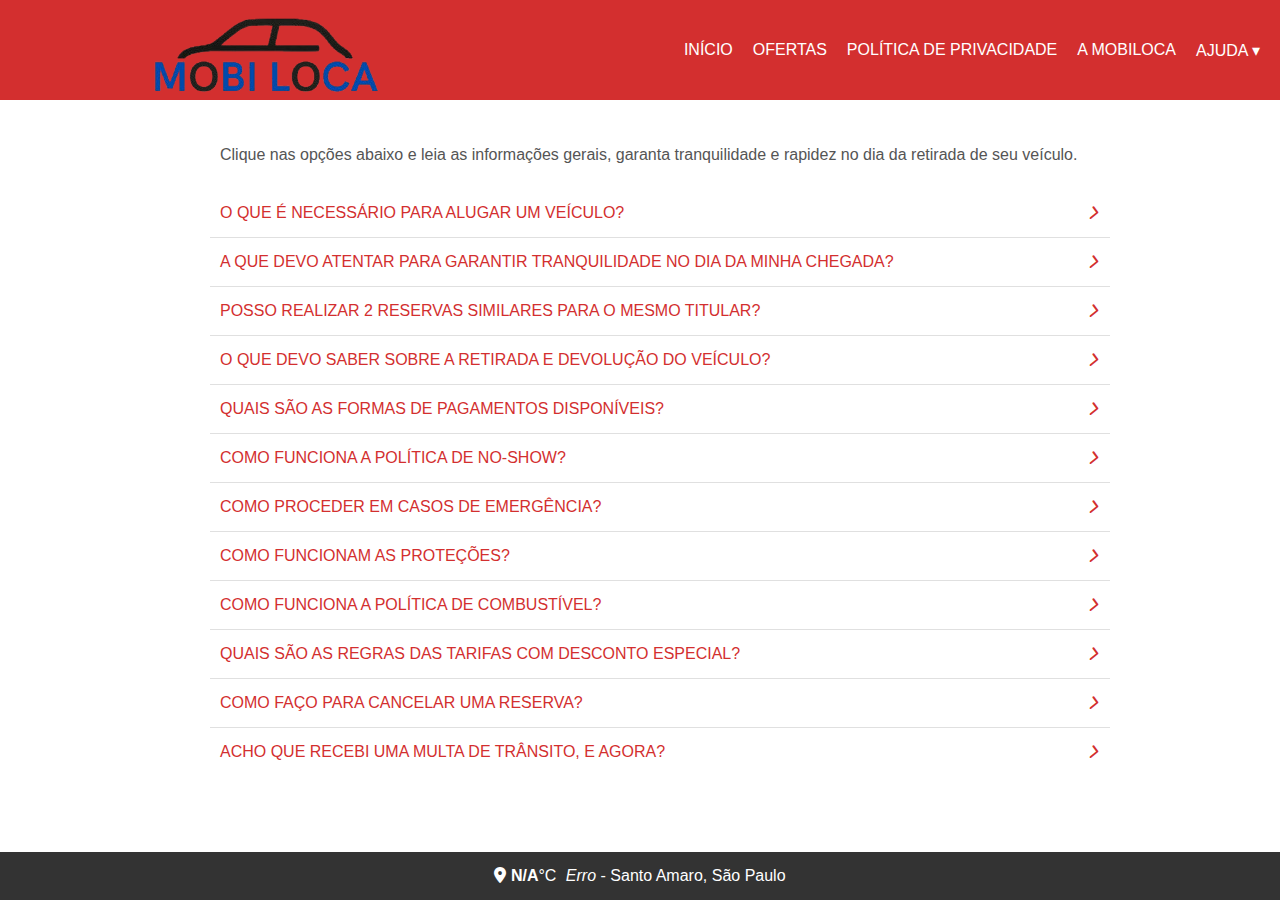
<file: ajuda.html>
<!DOCTYPE html>
<html lang="pt-BR">
<head>
    <meta charset="UTF-8">
    <meta name="viewport" content="width=device-width, initial-scale=1.0">
    <title>Ajuda - Perguntas Frequentes - Alugue Foco</title>
    <link rel="stylesheet" href="https://cdnjs.cloudflare.com/ajax/libs/font-awesome/6.0.0/css/all.min.css">
    <link rel="stylesheet" href="ajuda-styles.css">
</head>
<body>
    <header class="cabecalho">
        <div class="logo">
            <img src="imagens/logo.png" alt="Logo da Empresa" classs="logo-img">
        </div>
        <nav class="menu">
            <ul>
                <li><a href="index.html">INÍCIO</a></li>
                <li><a href="ofertas.html">OFERTAS</a></li>
                <li><a href="politica.html">POLÍTICA DE PRIVACIDADE</a></li>
                <li><a href="mobiloca.html">A MOBILOCA</a></li>
                <li class="dropdown">
                    <a href="#">AJUDA &#9662;</a> <div class="dropdown-conteudo">
                        <a href="ajuda.html">DÚVIDAS FREQUENTES</a>
                        <a href="contato.html">FALA CONOSCO</a>
                        <a href="sinistro.html">SINISTROS E MANUTENÇÃO</a>
                    </div>
                </li>
            </ul>
        </nav>
    </header>

    <main>
        <div class="container-conteudo faq-container">

            <p class="intro-text">Clique nas opções abaixo e leia as informações gerais, garanta tranquilidade e rapidez no dia da retirada de seu veículo.</p>

            <div class="faq-list flat-list">

                <div class="faq-item">
                    <button class="faq-question" aria-expanded="false" aria-controls="resp1">
                        <span>O QUE É NECESSÁRIO PARA ALUGAR UM VEÍCULO?</span>
                        <i class="faq-icon"></i>
                    </button>
                    <div class="faq-answer" id="resp1" role="region">
                        <h3>BRASILEIROS</h3>
                        <p class="possessions-intro">Possuir:</p>
                        <ul>
                            <li>Carteira de habilitação definitiva e válida (em caso de CNH provisória, adicionar a opção de "Condutor Júnior" à locação).</li>
                            <li>Cartão de crédito para pré-autorização - Pertencente ao titular da reserva.</li>
                        </ul>
                        <h3>ESTRANGEIROS</h3>
                        <p class="possessions-intro">Possuir:</p>
                        <ul>
                            <li>Passaporte válido.</li>
                            <li>Carteira de Habilitação válida (no caso de Carteira Temporária, adicionar a opção "Condutor Júnior" à reserva).</li>
                            <li>Cartão de crédito em nome do titular da reserva, para a pré-autorização.</li>
                        </ul>
                    </div>
                </div>
                <div class="faq-item">
                    <button class="faq-question" aria-expanded="false" aria-controls="resp2">
                        <span>A QUE DEVO ATENTAR PARA GARANTIR TRANQUILIDADE NO DIA DA MINHA CHEGADA?</span>
                         <i class="faq-icon"></i>
                    </button>
                    <div class="faq-answer" id="resp2" role="region">
                        <p>Certifique-se de ter todos os documentos necessários (CNH válida, cartão de crédito com limite, voucher). Chegue com antecedência ao horário agendado, especialmente em aeroportos. Verifique o veículo detalhadamente na retirada (avarias, estepe, equipamentos) e confira o contrato antes de assinar.</p>
                        </div>
                </div>
                <div class="faq-item">
                   <button class="faq-question" aria-expanded="false" aria-controls="resp3">
                       <span>POSSO REALIZAR 2 RESERVAS SIMILARES PARA O MESMO TITULAR?</span>
                       <i class="faq-icon"></i>
                   </button>
                   <div class="faq-answer" id="resp3" role="region">
                        <p>Não é recomendado, pois pode gerar duplicidade e problemas na pré-autorização do cartão. Se precisar de dois veículos ou períodos diferentes, faça reservas separadas e distintas ou entre em contato com nossa central para verificar a melhor opção.</p>
                        </div>
               </div>
               <div class="faq-item">
                   <button class="faq-question" aria-expanded="false" aria-controls="resp4">
                       <span>O QUE DEVO SABER SOBRE A RETIRADA E DEVOLUÇÃO DO VEÍCULO?</span>
                       <i class="faq-icon"></i>
                   </button>
                   <div class="faq-answer" id="resp4" role="region">
                        <p>A retirada e devolução devem ocorrer nos locais, datas e horários definidos na reserva. A devolução em local diferente pode incorrer em taxas adicionais (taxa de retorno). O veículo deve ser devolvido nas mesmas condições em que foi retirado e com o mesmo nível de combustível (verificar política de combustível contratada).</p>
                        </div>
               </div>
               <div class="faq-item">
                   <button class="faq-question" aria-expanded="false" aria-controls="resp5">
                       <span>QUAIS SÃO AS FORMAS DE PAGAMENTOS DISPONÍVEIS?</span>
                       <i class="faq-icon"></i>
                   </button>
                   <div class="faq-answer" id="resp5" role="region">
                       <p>Aceitamos os principais cartões de crédito (Visa, Mastercard, Amex, Elo, Hipercard) para pagamento da locação e realização da pré-autorização (caução). Não aceitamos cartões pré-pagos, virtuais ou de terceiros para a caução. Consulte condições para pagamento com cartão de débito ou faturado (pessoa jurídica).</p>
                        </div>
               </div>
               <div class="faq-item">
                   <button class="faq-question" aria-expanded="false" aria-controls="resp6">
                       <span>COMO FUNCIONA A POLÍTICA DE NO-SHOW?</span>
                       <i class="faq-icon"></i>
                   </button>
                   <div class="faq-answer" id="resp6" role="region">
                       <p>No-show ou ‘não apresentação’ trata-se do não comparecimento do cliente no local e horário combinado para retirada do veículo.</p>

                       <p>Com a gente, caso você tenha feito sua reserva através dos nossos canais oficiais, o veículo pode ser retirado até 1h a mais do horário combinado, limitado ao horário de funcionamento da loja.</p>
                        
                        <p>Lembrando que, em casos de reservas realizadas através de canais parceiros, esse tempo pode ser até menor. Se você se atrasar, é necessário que entre em contato diretamente com a Central de Atendimento do site parceiro para tentar ajustar a reserva no sistema, combinado?</p>
                        
                        <p>Passado esse período, sem que o locatário tenha comparecido à loja ou entrado em contato, o veículo poderá não estar mais disponível.</p>
                        
                        <p>Assim, alguns valores são retidos para garantir a reserva da locadora daquele dia.</p>
                        
                        <p>Todas as informações estão disponíveis no contrato e na aba outras observações do voucher..</p>
                       </div>
               </div>

               <div class="faq-item">
                   <button class="faq-question" aria-expanded="false" aria-controls="resp7">
                       <span>COMO PROCEDER EM CASOS DE EMERGÊNCIA?</span>
                       <i class="faq-icon"></i>
                   </button>
                   <div class="faq-answer" id="resp7" role="region">
                       <p>Em casos de emergências com o veículo locado, entre em contato com nossa Central de Atendimento através de ligação ou Whatsapp no 4007-2109. A equipe estará pronta para lhe atender!</p>
                       </div>
               </div>

                <div class="faq-item">
                   <button class="faq-question" aria-expanded="false" aria-controls="resp9">
                       <span>COMO FUNCIONAM AS PROTEÇÕES?</span>
                       <i class="faq-icon"></i>
                   </button>
                   <div class="faq-answer" id="resp9" role="region">
                       <p>Ao alugar um veículo você terá inclusa a proteção parcial. Dessa forma, em casos de sinistros ou acidentes, estará parcialmente protegido e será responsabilizado de acordo com as avarias e danos causados ou até o valor máximo da coparticipação da sua categoria.</p>

                        <p>Para uma viagem muito mais tranquila, você pode incluir a Proteção Especial em nossos canais de venda (site, aplicativo e Central de Atendimento) ou ainda contar com a ajuda de nossos atendentes em loja para optar por um dos diversos pacotes de proteção que mais atender a sua necessidade. As proteções são válidas para danos com o veículo alugado e para danos contra terceiros, seguindo sempre os limites contratados.</p>
                        
                        <p>Uma dica importante: ao alugar ou reservar o veículo, verifique os limites da proteção contratada e suas coparticipações. Essas informações estarão contidas no VOUCHER DE CONFIRMAÇÃO e/ou no CONTRATO DE LOCAÇÃO.</p>
                        
                        <p>Se você possuir seguros de uma terceira companhia, deverá seguir o procedimento padrão. Isso significa que, em casos de sinistros e reembolsos, você deverá arcar com os custos envolvidos diretamente com a Foco e, em seguida, solicitar à sua seguradora que seu reembolso seja providenciado. Para facilitar os trâmites, forneceremos as documentações necessárias para a realização do procedimento. No entanto, não nos responsabilizamos nem tratamos diretamente com a seguradora contratada pelo cliente. Nossa responsabilidade é exclusivamente voltada para os nossos produtos de proteções.</p>
                        
                        <p>Qualquer dúvida, relacionada à sinistros e reembolsos, entre em contato com o nosso time de Relacionamento com o Cliente. O e-mail é o relacionamento@aluguefoco.com.br.</p>
                        </div>
               </div>

               <div class="faq-item">
                   <button class="faq-question" aria-expanded="false" aria-controls="resp10">
                       <span>COMO FUNCIONA A POLÍTICA DE COMBUSTÍVEL?</span>
                       <i class="faq-icon"></i>
                   </button>
                   <div class="faq-answer" id="resp10" role="region">
                       <p>A nossa política de combustível é bem simples: nível por nível. Você recebe o veículo com um determinado nível de combustível e deverá devolvê-lo com a mesma quantidade.</p>
                        </div>
               </div>

               <div class="faq-item">
                   <button class="faq-question" aria-expanded="false" aria-controls="resp11">
                       <span>QUAIS SÃO AS REGRAS DAS TARIFAS COM DESCONTO ESPECIAL?</span>
                       <i class="faq-icon"></i>
                   </button>
                   <div class="faq-answer" id="resp11" role="region">
                       <p>REGRAS E TAXA DE CANCELAMENTO</p>
                        <p>O reembolso é válido exclusivamente para reservas canceladas até 24 horas antes do horário da retirada do veículo, sendo descontado o valor da taxa de cancelamento. Cancelamentos em menos de 24 horas do horário previsto para retirada do veículo, serão caracterizados como “no show”.</p>
                        
                        <p>O valor da taxa de cancelamento é de R$ 100,00. Em caso de cancelamento de reservas com valores inferiores à R$ 100,00, não serão realizados reembolsos.</p>
                        
                        <p>O procedimento de estorno será realizado no prazo de 5 dias corridos após a solicitação. O prazo do crédito referido dos valores a serem reembolsados, após a realização do procedimento de estorno, descontando a devida taxa de cancelamento no valor de R$ 100,00, é de responsabilidade da administradora do cartão de crédito. Para consultas ou atrasos acima de 10 dias úteis, você deverá entrar em contato com a operadora do seu cartão.</p>
                        
                        <p>ESERVAS NÃO-REEMBOLSÁVEIS E NOSHOW</p>
                        <p>Caso o cliente não compareça para retirada do veículo na data e em até 1h após o horário reservado, o valor pago da reserva não será reembolsado.</p>
                        
                        <p>Reservas efetuadas com antecedência inferior a 24h do horário previsto para retirada do veículo não poderão ser canceladas, em caso de não comparecimento serão cobrados os valores totais da reserva.</p>
                        </div>
               </div>

               <div class="faq-item">
                   <button class="faq-question" aria-expanded="false" aria-controls="resp12">
                       <span>COMO FAÇO PARA CANCELAR UMA RESERVA?</span>
                       <i class="faq-icon"></i>
                   </button>
                   <div class="faq-answer" id="resp12" role="region">
                       <p>Reservas dos canais diretos Foco (site, aplicativo e Central de Atendimento)</p>
                        <p>•Reservas com pagamento no destino podem ser canceladas através do APP Foco ou através da nossa Central de Atendimento no 4007 2109.</p>
                        
                        <p>Reservas realizadas através de agências de turismo ou portais de reservas online</p>
                        <p>•Só poderão ser canceladas através destas agências ou portais. Você deverá checar a política de cancelamento da mesma.</p>
                        <p>Por se tratar de um serviço terceirizado, custos podem ser gerados de acordo com o período de solicitação do cancelamento e da tarifa contratada.</p>
                        
                        <p>Caso você tenha uma reserva e no dia agendado não compareceu até a loja e não realizou nenhum tipo de contato em até 1h após o horário da retirada (ou de acordo com a política do site parceiro onde reservou), a sua reserva será processada como noshow e o veículo reservado poderá ser disponibilizado para outro cliente.</p>
                        </div>
               </div>

                <div class="faq-item">
                   <button class="faq-question" aria-expanded="false" aria-controls="resp13">
                       <span>ACHO QUE RECEBI UMA MULTA DE TRÂNSITO, E AGORA?</span>
                       <i class="faq-icon"></i>
                   </button>
                   <div class="faq-answer" id="resp13" role="region">
                       <p>Primeiramente, é importante estar sempre atento ao e-mail, uma vez que toda a comunicação referente à infração de trânsito é realizada desta maneira. Caso não esteja na sua caixa de entrada, verifique na caixa de spam.</p>

                        <p>Após a devolução do veículo, caso o cliente tenha cometido alguma infração, recebemos a notificação do órgão emissor sobre a constatação da multa de trânsito. É importante lembrar que, como descrito em contrato, as multas de trânsito são de responsabilidade do cliente.</p>
                        
                        <p>A taxa de R$69,90 (por infração) é cobrada para cobrir os custos com a transferência de pontos e indicação do condutor infrator; incluindo despesas com Correios e autenticação de documentos necessários para realização do processo. Se a taxa administrativa não for paga, não poderemos realizar a indicação de condutor, o que acarretará numa nova multa (código 500-20) referente à não indicação. Esse valor pode chegar até 10 vezes o valor da multa original.</p>
                        
                        <p>Vale salientar que o valor da taxa administrativa é um valor fixo e independe do valor da infração.</p>
                        
                        <p>Caso tenha outras dúvidas, fale com nossa equipe através do e-mail multas@aluguefoco.com.br.</p>
                        </div>
               </div>
            </div>
        </div>       
     </main>

    <footer>
        <div class="location-info">
            <i class="fas fa-map-marker-alt"></i>
            <span id="weather-temp">--</span>°C <span id="weather-desc">Carregando...</span> <span> - Santo Amaro, São Paulo</span>
        </div>
    </footer>
    <script src="ajuda.js"></script>

</body>
</html>
</file>
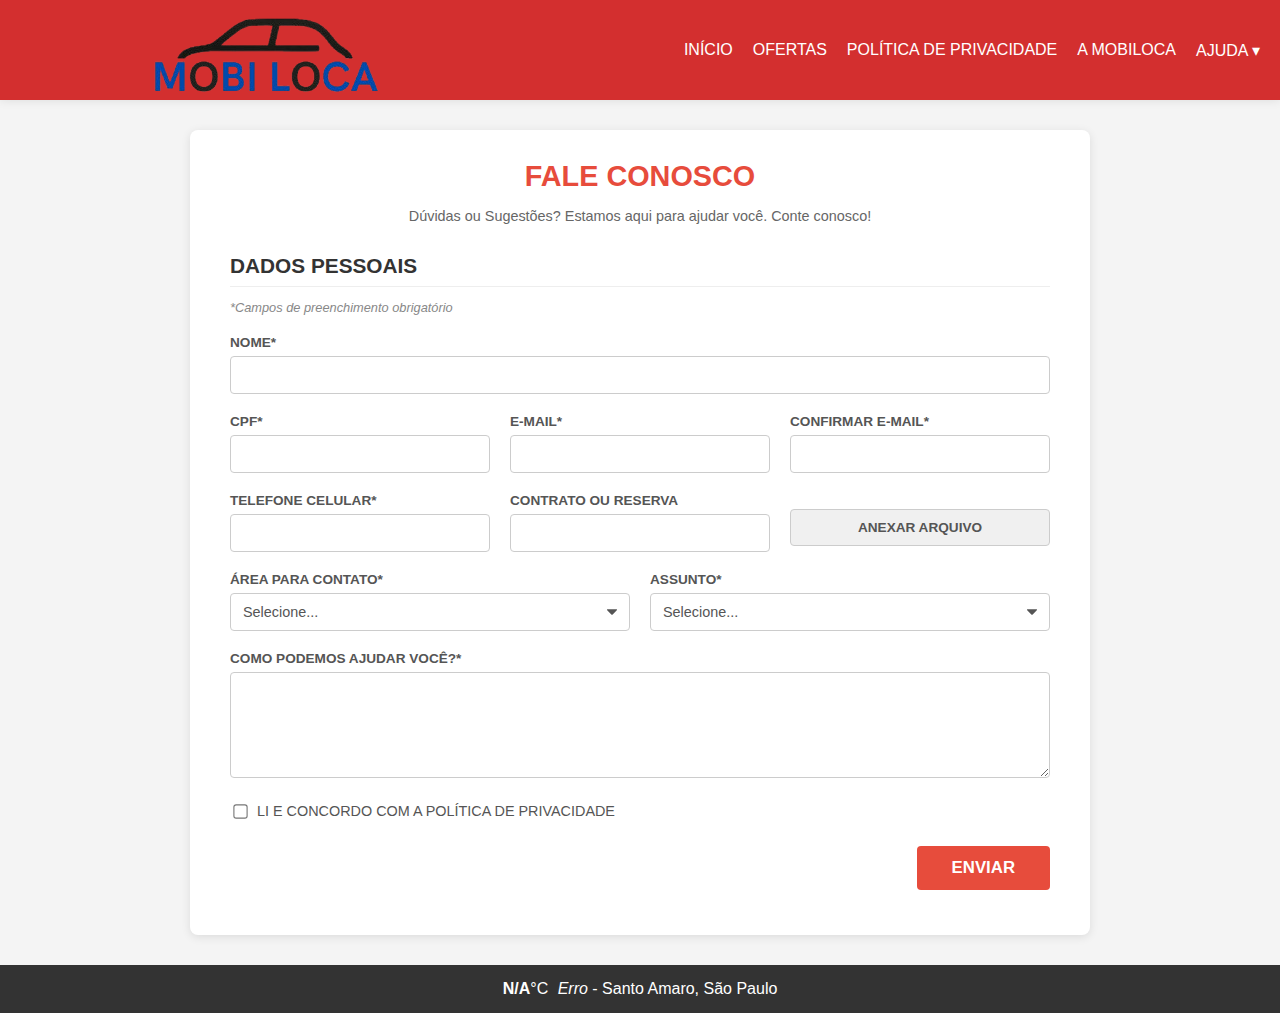
<file: contato.html>
<!DOCTYPE html>
<html lang="pt-BR">
<head>
    <meta charset="UTF-8">
    <meta name="viewport" content="width=device-width, initial-scale=1.0">
    <title>Fale Conosco</title>
    <link rel="stylesheet" href="contato.css">
</head>
<body>
    <header class="cabecalho">
        <div class="logo">
            <img src="imagens/logo.png" alt="Logo da Empresa" classs="logo-img">
        </div>
        <nav class="menu">
            <ul>
                <li><a href="index.html">INÍCIO</a></li>
                <li><a href="ofertas.html">OFERTAS</a></li>
                <li><a href="politica.html">POLÍTICA DE PRIVACIDADE</a></li>
                <li><a href="mobiloca.html">A MOBILOCA</a></li>
                <li class="dropdown">
                    <a href="#">AJUDA &#9662;</a> <div class="dropdown-conteudo">
                        <a href="ajuda.html">DÚVIDAS FREQUENTES</a>
                        <a href="contato.html">FALA CONOSCO</a>
                        <a href="sinistro.html">SINISTROS E MANUTENÇÃO</a>
                    </div>
                </li>
            </ul>
        </nav>
    </header>

    <main>
        <div class="container">
            <h1>FALE CONOSCO</h1>
            <p class="subtitle">Dúvidas ou Sugestões? Estamos aqui para ajudar você. Conte conosco!</p>

            <form id="contatoForm" action="#" method="post">
                <h2>DADOS PESSOAIS</h2>
                <p class="required-note">*Campos de preenchimento obrigatório</p>

                <div class="form-group full-width">
                    <label for="nome">NOME*</label>
                    <input type="text" id="nome" name="nome" required>
                </div>

                <div class="form-row">
                    <div class="form-group">
                        <label for="cpf">CPF*</label>
                        <input type="text" id="cpf" name="cpf" required maxlength="14" inputmode="numeric">
                        <span id="cpf-error-message" style="color: #D32F2F; font-size: 0.8em; display: none; margin-top: 4px;">CPF inválido</span>
                    </div>
                    <div class="form-group">
                        <label for="email">E-MAIL*</label>
                        <input type="email" id="email" name="email" required>
                    </div>
                    <div class="form-group">
                        <label for="confirmar-email">CONFIRMAR E-MAIL*</label>
                        <input type="email" id="confirmar-email" name="confirmar-email" required>
                        <span id="confirmar-email-error-message" style="color: #D32F2F; font-size: 0.8em; display: none; margin-top: 4px;">Os e-mails não coincidem</span>
                    </div>
                </div>

                <div class="form-row">
                    <div class="form-group">
                        <label for="telefone">TELEFONE CELULAR*</label>
                        <input type="tel" id="telefone" name="telefone" required maxlength="15" inputmode="tel">
                    </div>
                    <div class="form-group">
                        <label for="contrato-reserva">CONTRATO OU RESERVA</label>
                        <input type="text" id="contrato-reserva" name="contrato-reserva">
                    </div>
                    <div class="form-group file-input-group">
                         <label for="anexo" class="file-label" id="anexo-label">ANEXAR ARQUIVO</label>
                         <input type="file" id="anexo" name="anexo" class="file-input">
                    </div>
                </div>

                 <div class="form-row half-width-row">
                      <div class="form-group">
                         <label for="area-contato">ÁREA PARA CONTATO*</label>
                         <select id="area-contato" name="area-contato" required>
                             <option value="" disabled selected>Selecione...</option>
                             <option value="vendas">Vendas</option>
                             <option value="suporte">Suporte</option>
                             <option value="financeiro">Financeiro</option>
                             <option value="outros">Outros</option>
                         </select>
                     </div>
                      <div class="form-group">
                         <label for="assunto">ASSUNTO*</label>
                         <select id="assunto" name="assunto" required>
                              <option value="" disabled selected>Selecione...</option>
                             <option value="duvida">Dúvida</option>
                             <option value="sugestao">Sugestão</option>
                             <option value="reclamacao">Reclamação</option>
                             <option value="elogio">Elogio</option>
                         </select>
                     </div>
                 </div>

                <div class="form-group full-width">
                    <label for="mensagem">COMO PODEMOS AJUDAR VOCÊ?*</label>
                    <textarea id="mensagem" name="mensagem" rows="6" required></textarea>
                </div>

                <div class="form-group checkbox-group">
                    <input type="checkbox" id="politica" name="politica" value="sim" required>
                    <label for="politica">LI E CONCORDO COM A POLÍTICA DE PRIVACIDADE</label>
                </div>

                <div class="form-actions">
                    <button type="submit" class="submit-btn">ENVIAR</button>
                </div>

                 <div id="form-status" style="margin-top: 15px; text-align: center; font-weight: bold;"></div>

            </form>
        </div>
    </main>
    <footer>
        <div class="location-info">
            <span id="weather-temp">--</span>°C <span id="weather-desc">Carregando...</span> <span> - Santo Amaro, São Paulo</span>
        </div>
    </footer>

    <script src="contato.js" defer></script>

</body>
</html>
</file>
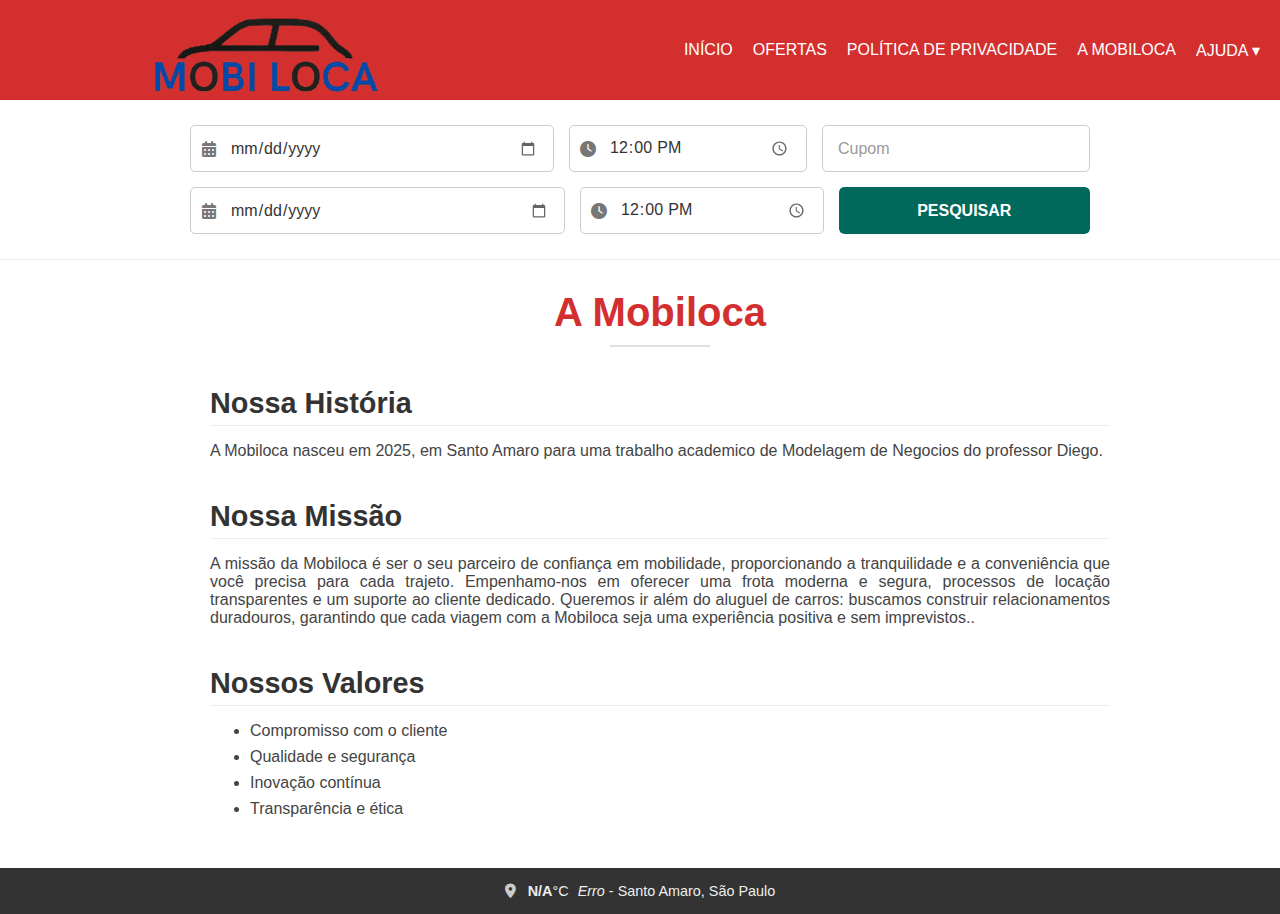
<file: mobiloca.html>
<!DOCTYPE html>
<html lang="pt-BR">
<head>
    <meta charset="UTF-8">
    <meta name="viewport" content="width=device-width, initial-scale=1.0">
    <title>A mobiloca</title>
    <link rel="stylesheet" href="https://cdnjs.cloudflare.com/ajax/libs/font-awesome/6.0.0/css/all.min.css">
    <link rel="stylesheet" href="stylesMobiloca.css">
</head>
<body>
    <header class="cabecalho">
        <div class="logo">
            <img src="imagens/logo.png" alt="Logo da Empresa" classs="logo-img">
        </div>
        <nav class="menu">
            <ul>
                <li><a href="index.html">INÍCIO</a></li>
                <li><a href="ofertas.html">OFERTAS</a></li>
                <li><a href="politica.html">POLÍTICA DE PRIVACIDADE</a></li>
                <li><a href="mobiloca.html">A MOBILOCA</a></li>
                <li class="dropdown">
                    <a href="#">AJUDA &#9662;</a> <div class="dropdown-conteudo">
                        <a href="ajuda.html">DÚVIDAS FREQUENTES</a>
                        <a href="contato.html">FALA CONOSCO</a>
                        <a href="sinistro.html">SINISTROS E MANUTENÇÃO</a>
                    </div>
                </li>
            </ul>
        </nav>
    </header>

    <section class="search-form-container">
        <form action="reservasData.html" method="GET" class="rental-search-form" id="rental-search-form">
            <div class="form-row">
                <div class="input-group date-group">
                    <i class="fas fa-calendar-alt input-icon"></i>
                    <input type="date" name="retirada_data" id="retirada_data" required>
                </div>
                <div class="input-group time-group">
                    <i class="fas fa-clock input-icon"></i>
                    <input type="time" name="retirada_hora" id="retirada_hora" value="12:00" required>
                </div>
                <div class="input-group cupom-group">
                     <input type="text" name="cupom" id="cupom" placeholder="Cupom">
                </div>
            </div>
            <div class="form-row">
                 <div class="input-group date-group">
                    <i class="fas fa-calendar-alt input-icon"></i>
                    <input type="date" name="devolucao_data" id="devolucao_data" required>
                 </div>
                 <div class="input-group time-group">
                    <i class="fas fa-clock input-icon"></i>
                    <input type="time" name="devolucao_hora" id="devolucao_hora" value="12:00" required>
                 </div>
                 <div class="input-group button-group">
                    <button type="submit" class="search-button">PESQUISAR</button>
                 </div>
            </div>
        </form>
    </section>

    <main>
        <div class="container-conteudo">
            <h1>A Mobiloca</h1>
            <hr class="titulo-hr">
            <section class="secao-sobre">
                 <h2>Nossa História</h2>
                 <p>A Mobiloca nasceu em 2025, em Santo Amaro para uma trabalho academico de Modelagem de Negocios do professor Diego.</p>
                 <h2>Nossa Missão</h2>
                 <p>A missão da Mobiloca é ser o seu parceiro de confiança em mobilidade, proporcionando a tranquilidade e a conveniência que você precisa para cada trajeto. Empenhamo-nos em oferecer uma frota moderna e segura, processos de locação transparentes e um suporte ao cliente dedicado. Queremos ir além do aluguel de carros: buscamos construir relacionamentos duradouros, garantindo que cada viagem com a Mobiloca seja uma experiência positiva e sem imprevistos..</p>
                 <h2>Nossos Valores</h2>
                 <ul>
                     <li>Compromisso com o cliente</li>
                     <li>Qualidade e segurança</li>
                     <li>Inovação contínua</li>
                     <li>Transparência e ética</li>
                 </ul>  
            </section>
        </div>
    </main>

    <footer>
        <div class="location-info">
            <i class="fas fa-map-marker-alt"></i>
            <span id="weather-temp">--</span>°C <span id="weather-desc">Carregando...</span> <span> - Santo Amaro, São Paulo</span>
        </div>
    </footer>
    <script src="mobiloca.js"></script>

</body>
</html>
</file>
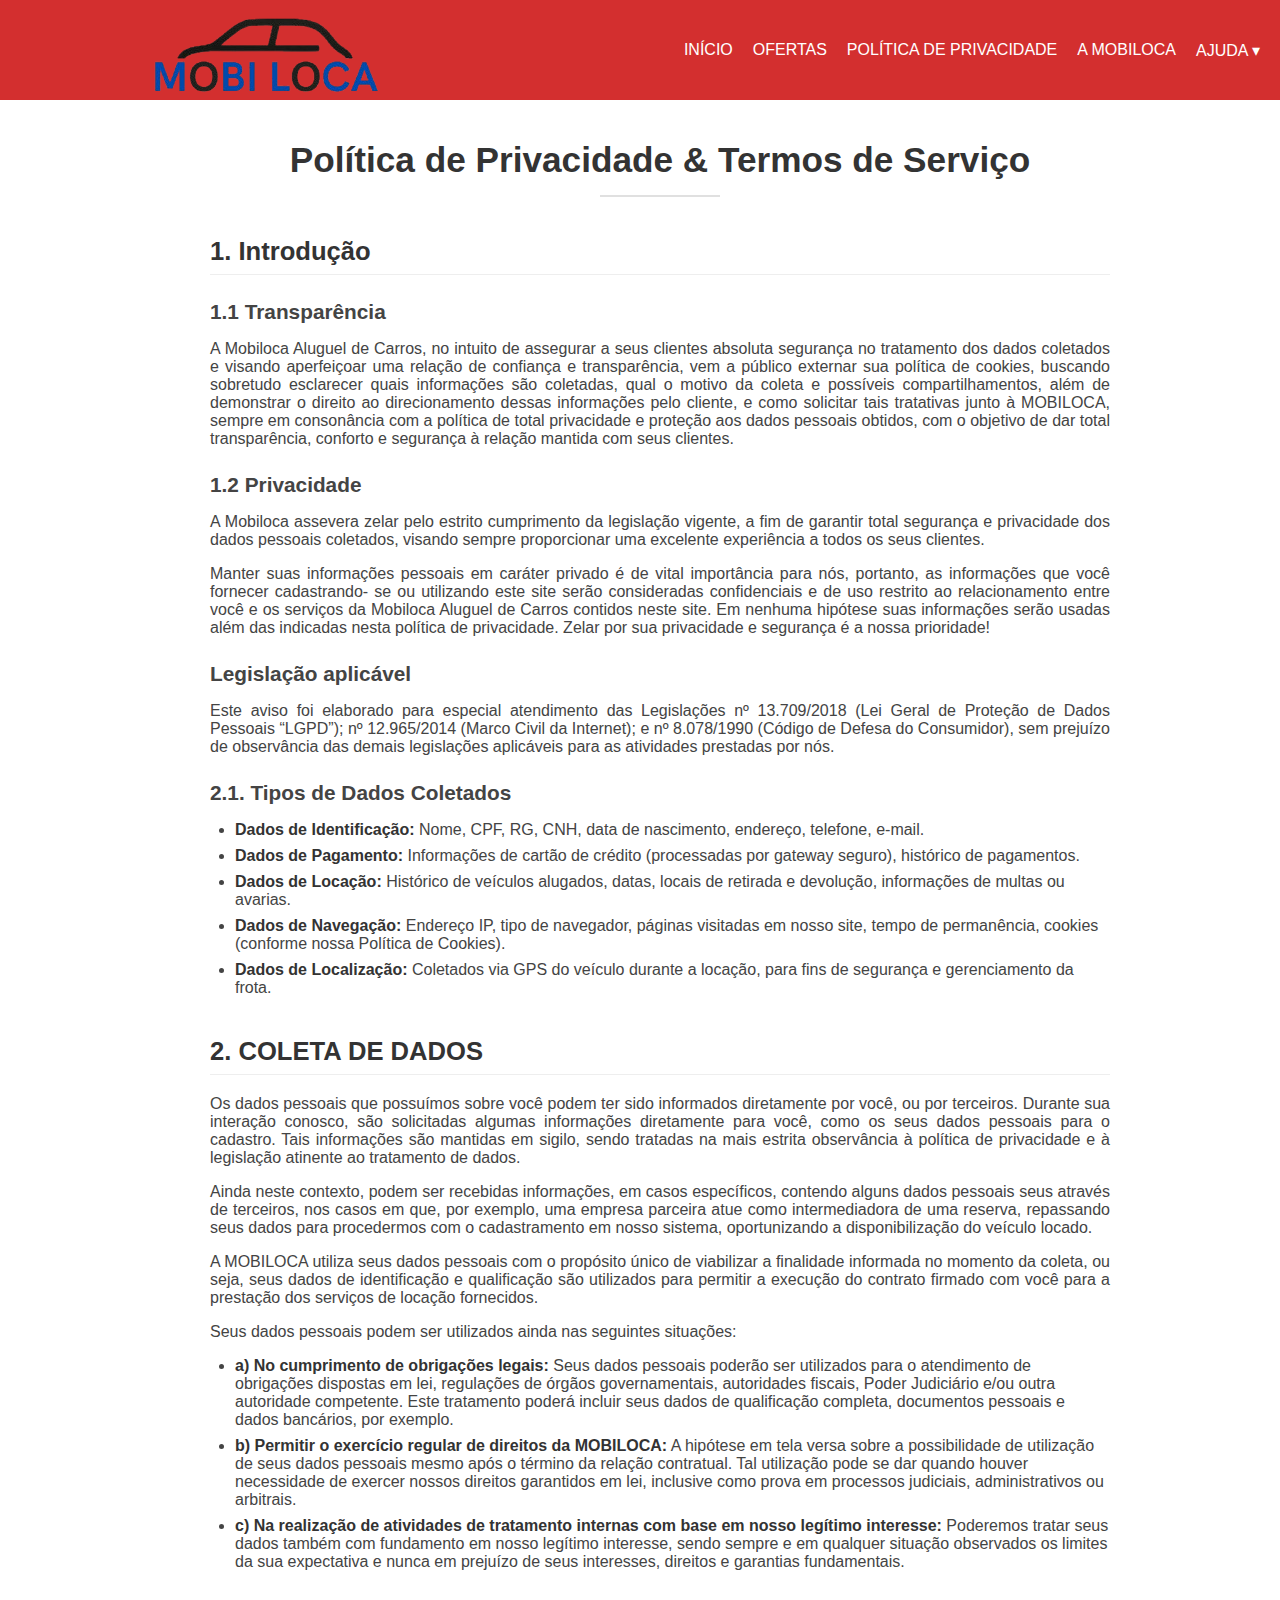
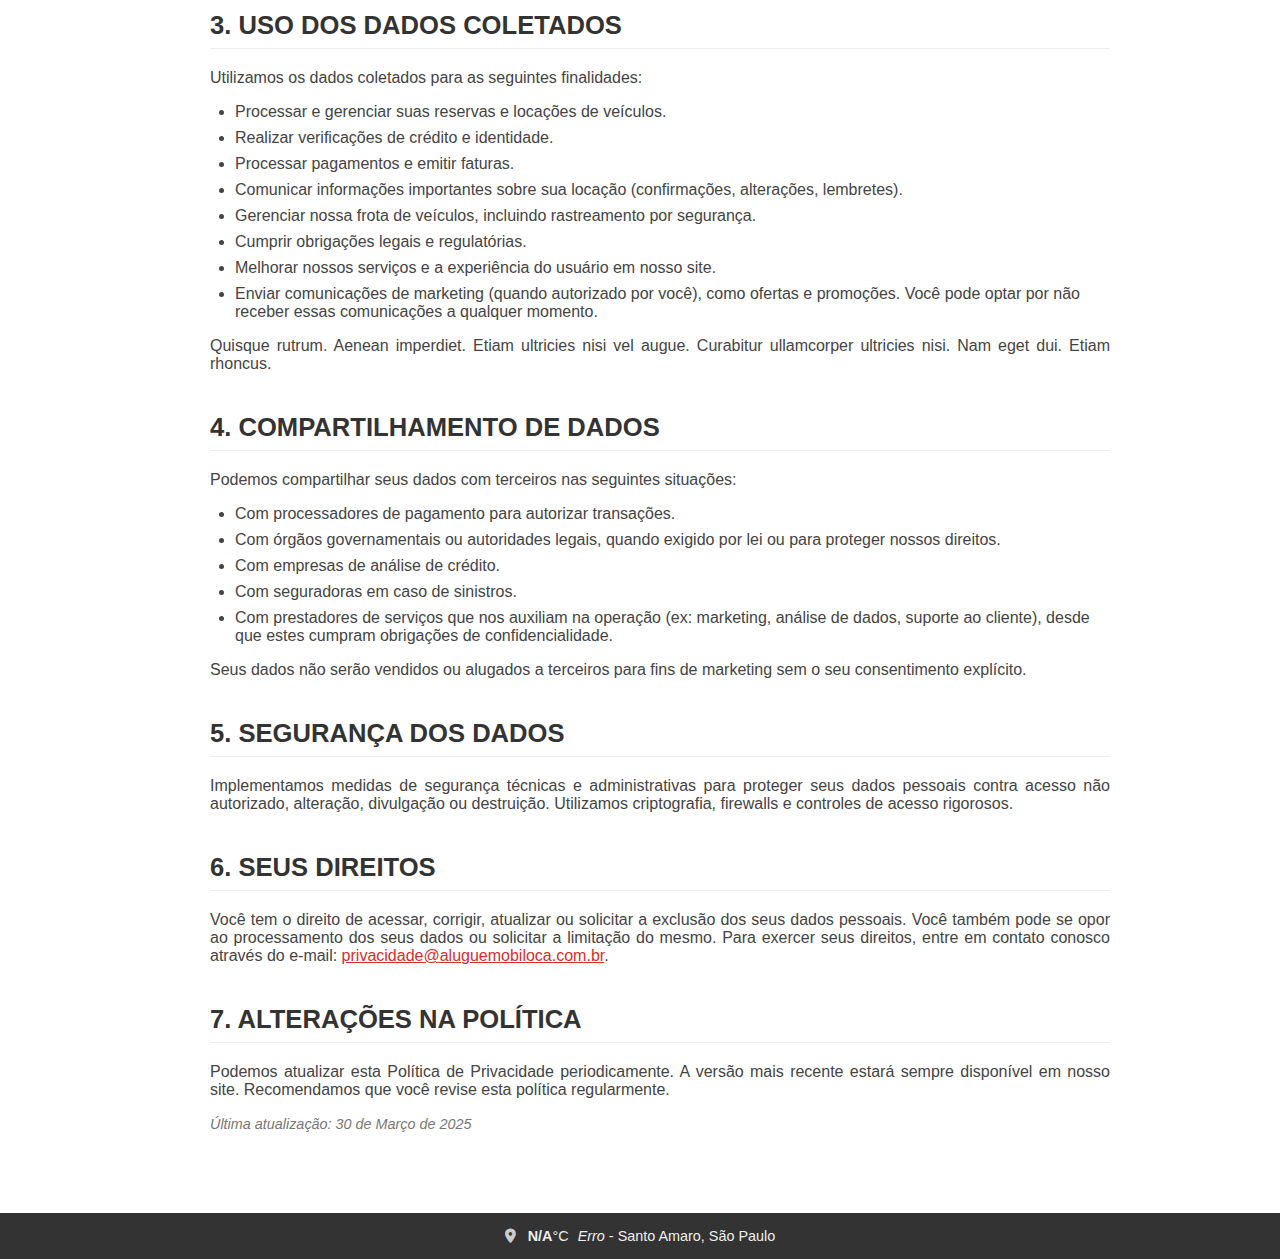
<file: politica.html>
<!DOCTYPE html>
<html lang="pt-BR">
<head>
    <meta charset="UTF-8">
    <meta name="viewport" content="width=device-width, initial-scale=1.0">
    <title>Política de Privacidade & Termos de Serviço - Alugue Mobiloca</title>
    <link rel="stylesheet" href="https://cdnjs.cloudflare.com/ajax/libs/font-awesome/6.0.0/css/all.min.css">
    <link rel="stylesheet" href="politica-styles.css">
</head>
<body>
    <header class="cabecalho">
        <div class="logo">
            <img src="imagens/logo.png" alt="Logo da Empresa" classs="logo-img">
        </div>
        <nav class="menu">
            <ul>
                <li><a href="index.html">INÍCIO</a></li>
                <li><a href="ofertas.html">OFERTAS</a></li>
                <li><a href="politica.html">POLÍTICA DE PRIVACIDADE</a></li>
                <li><a href="mobiloca.html">A MOBILOCA</a></li>
                <li class="dropdown">
                    <a href="#">AJUDA &#9662;</a> <div class="dropdown-conteudo">
                        <a href="ajuda.html">DÚVIDAS FREQUENTES</a>
                        <a href="contato.html">FALA CONOSCO</a>
                        <a href="sinistro.html">SINISTROS E MANUTENÇÃO</a>
                    </div>
                </li>
            </ul>
        </nav>
    </header>

    <main>
        <div class="container-conteudo">
            <h1>Política de Privacidade & Termos de Serviço</h1>
            <hr class="titulo-hr">

            <section class="secao-politica">
                <h2>1. Introdução</h2>
                <h3>1.1 Transparência</h3>
                <p>A Mobiloca Aluguel de Carros, no intuito de assegurar a seus clientes absoluta segurança no tratamento dos dados coletados e visando aperfeiçoar uma relação de confiança e transparência, vem a público externar sua política de cookies, buscando sobretudo esclarecer quais informações são coletadas, qual o motivo da coleta e possíveis compartilhamentos, além de demonstrar o direito ao direcionamento dessas informações pelo cliente, e como solicitar tais tratativas junto à MOBILOCA, sempre em consonância com a política de total privacidade e proteção aos dados pessoais obtidos, com o objetivo de dar total transparência, conforto e segurança à relação mantida com seus clientes.</p>
                <h3>1.2 Privacidade</h3>
                <p>A Mobiloca assevera zelar pelo estrito cumprimento da legislação vigente, a fim de garantir total segurança e privacidade dos dados pessoais coletados, visando sempre proporcionar uma excelente experiência a todos os seus clientes.</p>
                <p>Manter suas informações pessoais em caráter privado é de vital importância para nós, portanto, as informações que você fornecer cadastrando- se ou utilizando este site serão consideradas confidenciais e de uso restrito ao relacionamento entre você e os serviços da Mobiloca Aluguel de Carros contidos neste site. Em nenhuma hipótese suas informações serão usadas além das indicadas nesta política de privacidade. Zelar por sua privacidade e segurança é a nossa prioridade!</p>
                <h3> Legislação aplicável</h3>
                <p>Este aviso foi elaborado para especial atendimento das Legislações nº 13.709/2018 (Lei Geral de Proteção de Dados Pessoais “LGPD”); nº 12.965/2014 (Marco Civil da Internet); e nº 8.078/1990 (Código de Defesa do Consumidor), sem prejuízo de observância das demais legislações aplicáveis para as atividades prestadas por nós.</p>

                <h3>2.1. Tipos de Dados Coletados</h3>
                <ul>
                    <li><strong>Dados de Identificação:</strong> Nome, CPF, RG, CNH, data de nascimento, endereço, telefone, e-mail.</li>
                    <li><strong>Dados de Pagamento:</strong> Informações de cartão de crédito (processadas por gateway seguro), histórico de pagamentos.</li>
                    <li><strong>Dados de Locação:</strong> Histórico de veículos alugados, datas, locais de retirada e devolução, informações de multas ou avarias.</li>
                    <li><strong>Dados de Navegação:</strong> Endereço IP, tipo de navegador, páginas visitadas em nosso site, tempo de permanência, cookies (conforme nossa Política de Cookies).</li>
                    <li><strong>Dados de Localização:</strong> Coletados via GPS do veículo durante a locação, para fins de segurança e gerenciamento da frota.</li>
                </ul>
            </section>

            <section class="secao-politica">
                <h2>2. COLETA DE DADOS</h2>
                <p>Os dados pessoais que possuímos sobre você podem ter sido informados diretamente por você, ou por terceiros. Durante sua interação conosco, são solicitadas algumas informações diretamente para você, como os seus dados pessoais para o cadastro. Tais informações são mantidas em sigilo, sendo tratadas na mais estrita observância à política de privacidade e à legislação atinente ao tratamento de dados.</p>

                <p>Ainda neste contexto, podem ser recebidas informações, em casos específicos, contendo alguns dados pessoais seus através de terceiros, nos casos em que, por exemplo, uma empresa parceira atue como intermediadora de uma reserva, repassando seus dados para procedermos com o cadastramento em nosso sistema, oportunizando a disponibilização do veículo locado.</p>

                <p>A MOBILOCA utiliza seus dados pessoais com o propósito único de viabilizar a finalidade informada no momento da coleta, ou seja, seus dados de identificação e qualificação são utilizados para permitir a execução do contrato firmado com você para a prestação dos serviços de locação fornecidos.</p>

                <p>Seus dados pessoais podem ser utilizados ainda nas seguintes situações:</p>

    <ul>
    <li>
        <strong>a) No cumprimento de obrigações legais:</strong> Seus dados pessoais poderão ser utilizados para o atendimento de obrigações dispostas em lei, regulações de órgãos governamentais, autoridades fiscais, Poder Judiciário e/ou outra autoridade competente. Este tratamento poderá incluir seus dados de qualificação completa, documentos pessoais e dados bancários, por exemplo.
    </li>
    <li>
        <strong>b) Permitir o exercício regular de direitos da MOBILOCA:</strong> A hipótese em tela versa sobre a possibilidade de utilização de seus dados pessoais mesmo após o término da relação contratual. Tal utilização pode se dar quando houver necessidade de exercer nossos direitos garantidos em lei, inclusive como prova em processos judiciais, administrativos ou arbitrais.
    </li>
    <li>
        <strong>c) Na realização de atividades de tratamento internas com base em nosso legítimo interesse:</strong> Poderemos tratar seus dados também com fundamento em nosso legítimo interesse, sendo sempre e em qualquer situação observados os limites da sua expectativa e nunca em prejuízo de seus interesses, direitos e garantias fundamentais.
    </li>
</ul>
            </section>

            <section class="secao-politica">
                <h2>3. USO DOS DADOS COLETADOS</h2>
                <p>Utilizamos os dados coletados para as seguintes finalidades:</p>
                <ul>
                    <li>Processar e gerenciar suas reservas e locações de veículos.</li>
                    <li>Realizar verificações de crédito e identidade.</li>
                    <li>Processar pagamentos e emitir faturas.</li>
                    <li>Comunicar informações importantes sobre sua locação (confirmações, alterações, lembretes).</li>
                    <li>Gerenciar nossa frota de veículos, incluindo rastreamento por segurança.</li>
                    <li>Cumprir obrigações legais e regulatórias.</li>
                    <li>Melhorar nossos serviços e a experiência do usuário em nosso site.</li>
                    <li>Enviar comunicações de marketing (quando autorizado por você), como ofertas e promoções. Você pode optar por não receber essas comunicações a qualquer momento.</li>
                </ul>
                <p>Quisque rutrum. Aenean imperdiet. Etiam ultricies nisi vel augue. Curabitur ullamcorper ultricies nisi. Nam eget dui. Etiam rhoncus.</p>
            </section>

            <section class="secao-politica">
                <h2>4. COMPARTILHAMENTO DE DADOS</h2>
                <p>Podemos compartilhar seus dados com terceiros nas seguintes situações:</p>
                <ul>
                    <li>Com processadores de pagamento para autorizar transações.</li>
                    <li>Com órgãos governamentais ou autoridades legais, quando exigido por lei ou para proteger nossos direitos.</li>
                    <li>Com empresas de análise de crédito.</li>
                    <li>Com seguradoras em caso de sinistros.</li>
                    <li>Com prestadores de serviços que nos auxiliam na operação (ex: marketing, análise de dados, suporte ao cliente), desde que estes cumpram obrigações de confidencialidade.</li>
                </ul>
                 <p>Seus dados não serão vendidos ou alugados a terceiros para fins de marketing sem o seu consentimento explícito.</p>
            </section>

             <section class="secao-politica">
                <h2>5. SEGURANÇA DOS DADOS</h2>
                <p>Implementamos medidas de segurança técnicas e administrativas para proteger seus dados pessoais contra acesso não autorizado, alteração, divulgação ou destruição. Utilizamos criptografia, firewalls e controles de acesso rigorosos.</p>
            </section>

            <section class="secao-politica">
                <h2>6. SEUS DIREITOS</h2>
                <p>Você tem o direito de acessar, corrigir, atualizar ou solicitar a exclusão dos seus dados pessoais. Você também pode se opor ao processamento dos seus dados ou solicitar a limitação do mesmo. Para exercer seus direitos, entre em contato conosco através do e-mail: <a href="mailto:privacidade@aluguemobiloca.com.br">privacidade@aluguemobiloca.com.br</a>.</p>
            </section>

            <section class="secao-politica">
                <h2>7. ALTERAÇÕES NA POLÍTICA</h2>
                <p>Podemos atualizar esta Política de Privacidade periodicamente. A versão mais recente estará sempre disponível em nosso site. Recomendamos que você revise esta política regularmente.</p>
                <p><em>Última atualização: 30 de Março de 2025</em></p>
            </section>

            </div>
    </main>

    <footer>
        <div class="location-info">
            <i class="fas fa-map-marker-alt"></i>
            <span id="weather-temp">--</span>°C <span id="weather-desc">Carregando...</span> <span> - Santo Amaro, São Paulo</span>
        </div>
        </footer>
    <script src="politica.js"></script>

</body>
</html>
</file>
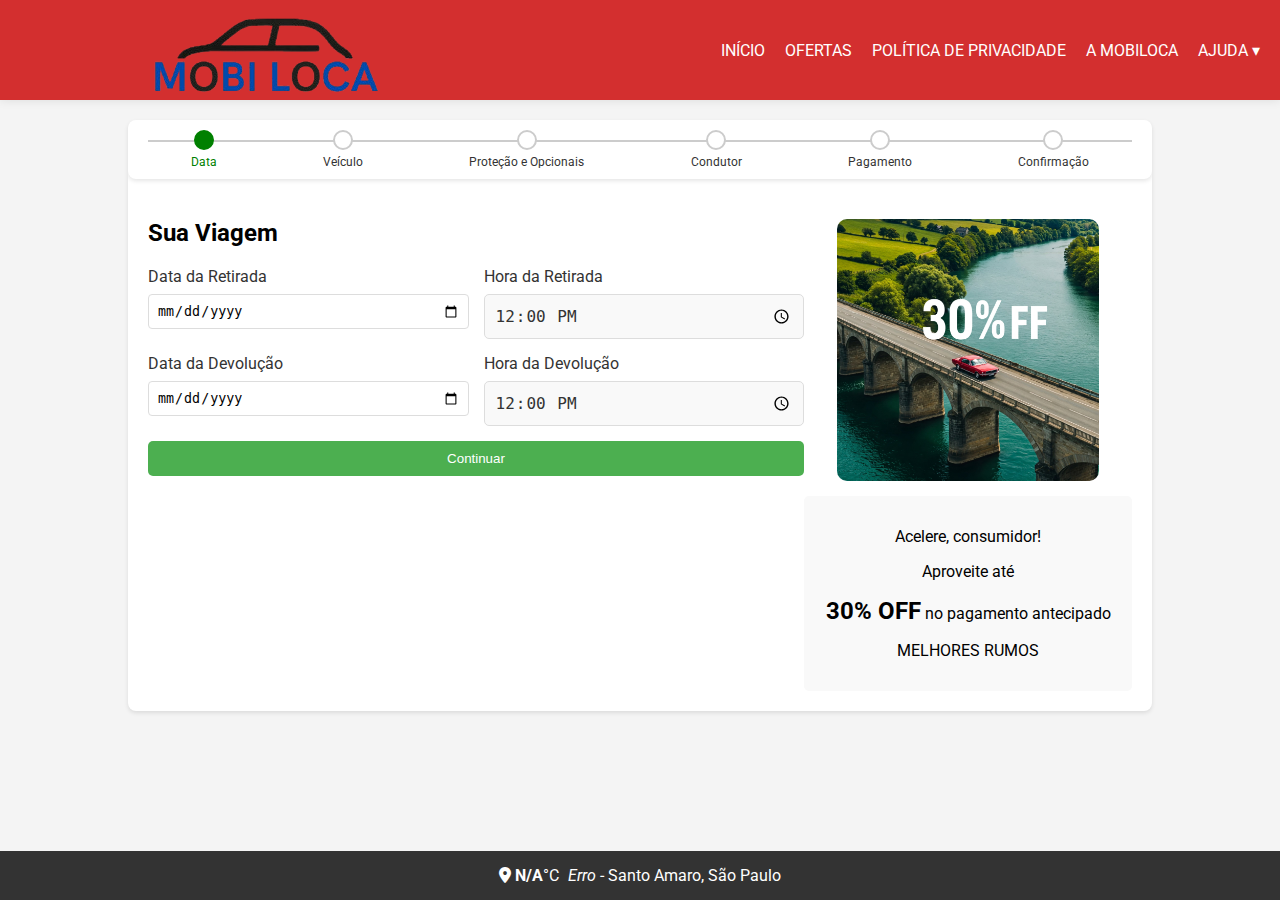
<file: reservasData.html>
<!DOCTYPE html>
<html lang="pt-BR">
<head>
    <meta charset="UTF-8">
    <meta name="viewport" content="width=device-width, initial-scale=1.0">

    <title>Sua Viagem - Seleção de Datas - Locadora</title>

    <link rel="stylesheet" href="stylesReservas.css">

    <link rel="preconnect" href="https://fonts.googleapis.com">
    <link rel="preconnect" href="https://fonts.gstatic.com" crossorigin>
    <link href="https://fonts.googleapis.com/css2?family=Roboto:wght@400;700&display=swap" rel="stylesheet">

    <link rel="stylesheet" href="https://cdnjs.cloudflare.com/ajax/libs/font-awesome/6.0.0/css/all.min.css">

</head>
<body>
    <header class="cabecalho">
        <div class="logo">
            <img src="imagens/logo.png" alt="Logo da Empresa" classs="logo-img">
        </div>
        <nav class="menu">
            <ul>
                <li><a href="index.html">INÍCIO</a></li>
                <li><a href="ofertas.html">OFERTAS</a></li>
                <li><a href="politica.html">POLÍTICA DE PRIVACIDADE</a></li>
                <li><a href="mobiloca.html">A MOBILOCA</a></li>
                <li class="dropdown">
                    <a href="#">AJUDA &#9662;</a> <div class="dropdown-conteudo">
                        <a href="ajuda.html">DÚVIDAS FREQUENTES</a>
                        <a href="contato.html">FALA CONOSCO</a>
                        <a href="sinistro.html">SINISTROS E MANUTENÇÃO</a>
                    </div>
                </li>
            </ul>
        </nav>
    </header>

    <div class="container">
        <div class="progress-bar">
            <div class="step active">
                <span class="circle"></span>
                <span class="label">Data</span>
            </div>
            <div class="step">
                <span class="circle"></span>
                <span class="label">Veículo</span>
            </div>
            <div class="step">
                <span class="circle"></span>
                <span class="label">Proteção e Opcionais</span>
            </div>
            <div class="step">
                <span class="circle"></span>
                <span class="label">Condutor</span>
            </div>
            <div class="step">
                <span class="circle"></span>
                <span class="label">Pagamento</span>
            </div>
            <div class="step">
                <span class="circle"></span>
                <span class="label">Confirmação</span>
            </div>
            <div class="line"></div>
        </div>

        <main>
            <section class="trip-details">
                <h2>Sua Viagem</h2>
                <div class="trip-form">
                    <div class="form-group">
                        <label for="data-retirada">Data da Retirada</label>
                        <input type="date" id="data-retirada" placeholder="dd/mm/aaaa">
                    </div>
                     <div class="form-group">
                        <label for="hora-retirada">Hora da Retirada</label>
                        <input type="time" id="hora-retirada" value="12:00"> </div>
                     <div class="form-group">
                        <label for="data-devolucao">Data da Devolução</label>
                        <input type="date" id="data-devolucao" placeholder="dd/mm/aaaa">
                    </div>
                     <div class="form-group">
                        <label for="hora-devolucao">Hora da Devolução</label>
                        <input type="time" id="hora-devolucao" value="12:00"> </div>

                    <button class="continue-button">Continuar</button>
                </div>
            </section>

            <aside class="trip-ad">
                <img src="imagens/30off.jpg" alt="Anúncio: Até 30% OFF no pagamento antecipado">
                <div class="ad-text">
                    <p>Acelere, consumidor!</p>
                    <p>Aproveite até</p>
                    <p><span>30% OFF</span> no pagamento antecipado</p>
                    <p>MELHORES RUMOS</p>
                </div>
            </aside>
        </main>
    </div> <footer>
        <div class="location-info">
            <i class="fas fa-map-marker-alt"></i>
            <span id="weather-temp">--</span>°C <span id="weather-desc">Carregando...</span> <span> - Santo Amaro, São Paulo</span>
        </div>
    </footer>

    <script src="script2.js" defer></script>
</body>
</html>
</file>
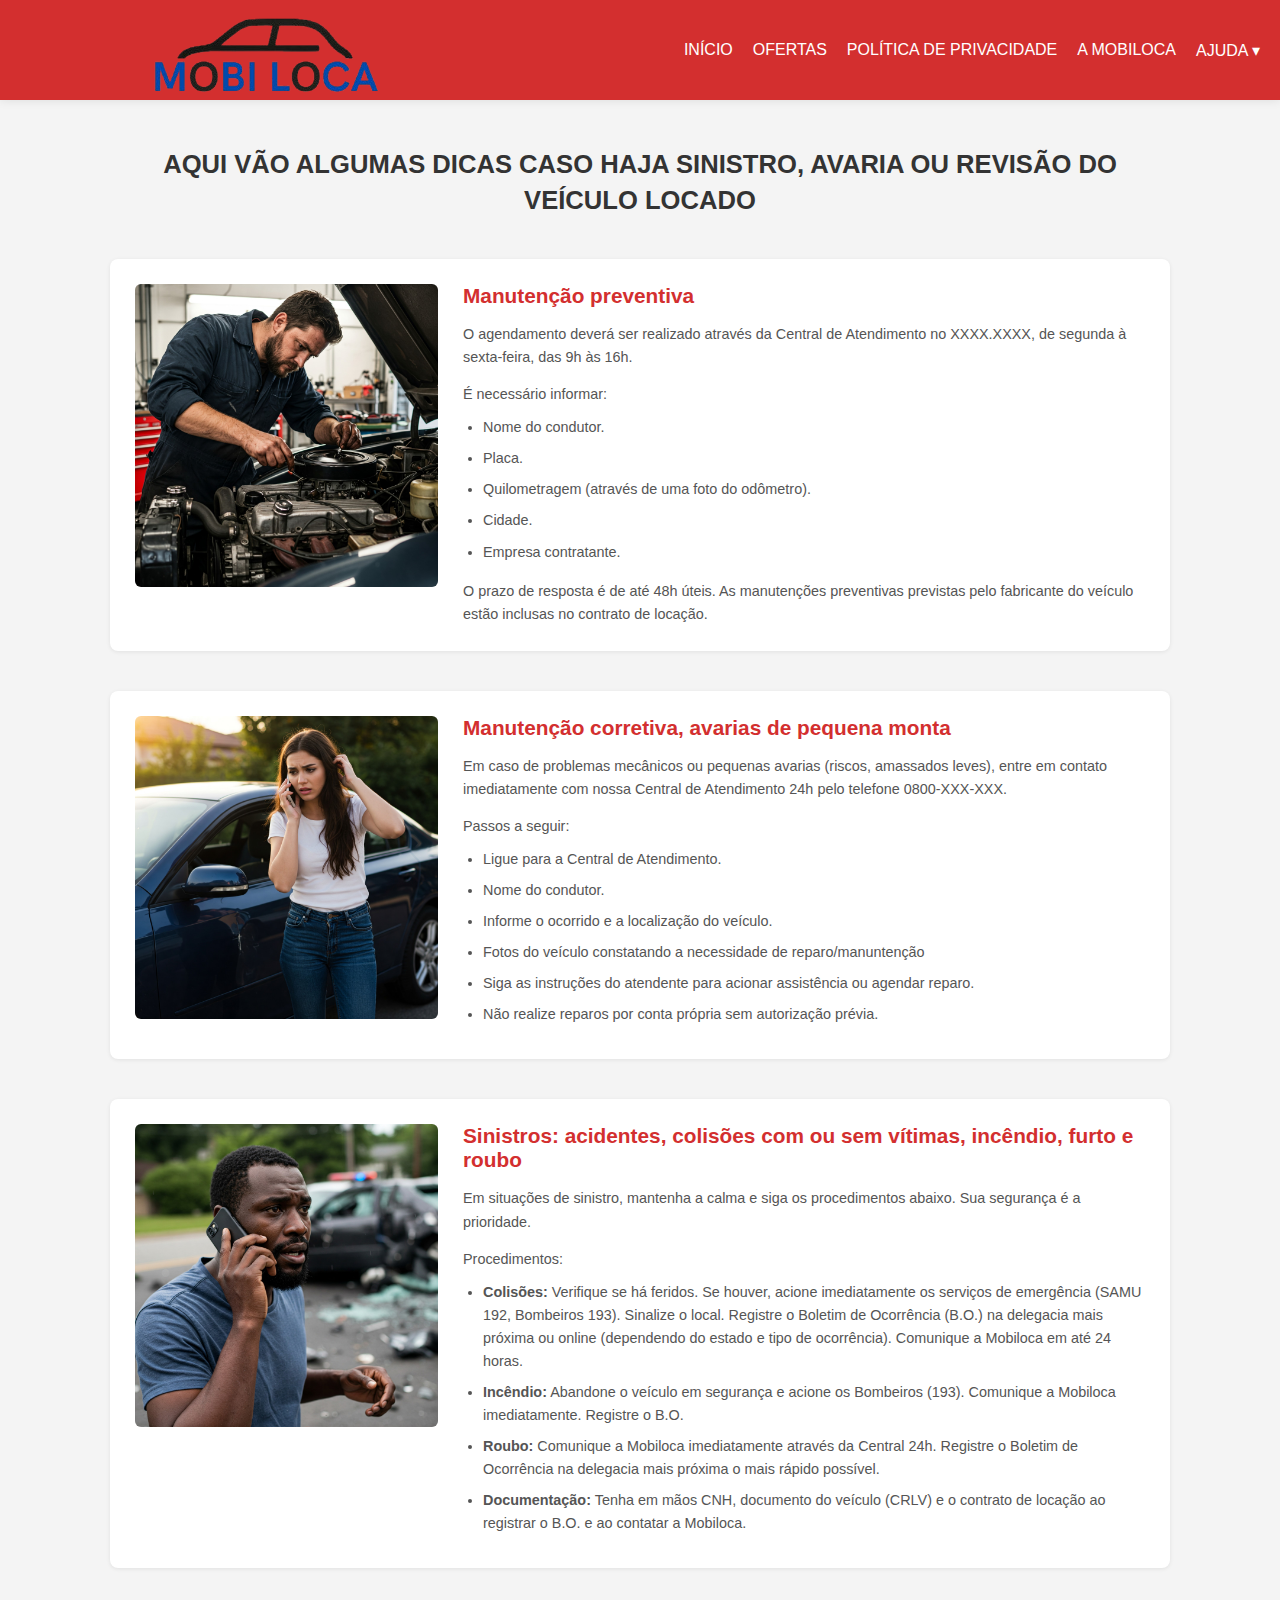
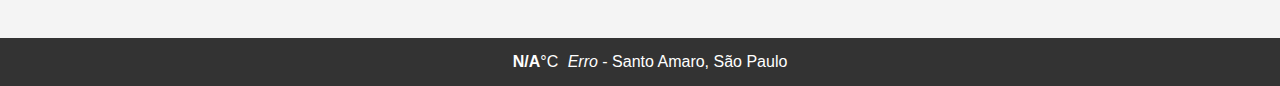
<file: sinistro.html>
<!DOCTYPE html>
<html lang="pt-BR">
<head>
    <meta charset="UTF-8">
    <meta name="viewport" content="width=device-width, initial-scale=1.0">
    <title>Sinistro, Avaria ou Revisão - Mobiloca</title>
    <link rel="stylesheet" href="sinistro.css">
    </head>
<body>
    <header class="cabecalho">
        <div class="logo">
            <img src="imagens/logo.png" alt="Logo da Empresa" classs="logo-img">
        </div>
        <nav class="menu">
            <ul>
                <li><a href="index.html">INÍCIO</a></li>
                <li><a href="ofertas.html">OFERTAS</a></li>
                <li><a href="politica.html">POLÍTICA DE PRIVACIDADE</a></li>
                <li><a href="mobiloca.html">A MOBILOCA</a></li>
                <li class="dropdown">
                    <a href="#">AJUDA &#9662;</a> <div class="dropdown-conteudo">
                        <a href="ajuda.html">DÚVIDAS FREQUENTES</a>
                        <a href="contato.html">FALA CONOSCO</a>
                        <a href="sinistro.html">SINISTROS E MANUTENÇÃO</a>
                    </div>
                </li>
            </ul>
        </nav>
    </header>
    
    <main>
        <div class="conteudo-pagina"> <h1>AQUI VÃO ALGUMAS DICAS CASO HAJA SINISTRO, AVARIA OU REVISÃO DO VEÍCULO LOCADO</h1>

            <section class="dica-block">
                <div class="dica-imagem">
                    <img src="imagens/imagem mecanico.jpg" alt="Homem verificando motor de carro">
                </div>
                <div class="dica-texto">
                    <h2>Manutenção preventiva</h2>
                    <p>O agendamento deverá ser realizado através da Central de Atendimento no XXXX.XXXX, de segunda à sexta-feira, das 9h às 16h.</p>
                    <p>É necessário informar:</p>
                    <ul>
                        <li>Nome do condutor.</li>
                        <li>Placa.</li>
                        <li>Quilometragem (através de uma foto do odômetro).</li>
                        <li>Cidade.</li>
                        <li>Empresa contratante.</li>
                    </ul>
                    <p>O prazo de resposta é de até 48h úteis. As manutenções preventivas previstas pelo fabricante do veículo estão inclusas no contrato de locação.</p>
                </div>
            </section>

            <section class="dica-block">
                <div class="dica-imagem">
                     <img src="imagens/imagem amassado leve.jpg" alt="Mulher falando ao telefone perto de carro">
                </div>
                <div class="dica-texto">
                    <h2>Manutenção corretiva, avarias de pequena monta</h2>
                    <p>Em caso de problemas mecânicos ou pequenas avarias (riscos, amassados leves), entre em contato imediatamente com nossa Central de Atendimento 24h pelo telefone 0800-XXX-XXX.</p>
                    <p>Passos a seguir:</p>
                    <ul>
                        <li>Ligue para a Central de Atendimento.</li>
                        <LI>Nome do condutor.</LI>
                        <li>Informe o ocorrido e a localização do veículo.</li>
                        <li>Fotos do veículo constatando a necessidade de reparo/manuntenção</li>
                        <li>Siga as instruções do atendente para acionar assistência ou agendar reparo.</li>
                        <li>Não realize reparos por conta própria sem autorização prévia.</li>
                    </ul>
                </div>
            </section>

            <section class="dica-block">
                <div class="dica-imagem">
                     <img src="imagens/imegem acidente.jpg" alt="Mulher falando ao telefone após acidente de carro">
                </div>
                <div class="dica-texto">
                    <h2>Sinistros: acidentes, colisões com ou sem vítimas, incêndio, furto e roubo</h2>
                    <p>Em situações de sinistro, mantenha a calma e siga os procedimentos abaixo. Sua segurança é a prioridade.</p>
                    <p>Procedimentos:</p>
                    <ul>
                        <li><strong>Colisões:</strong> Verifique se há feridos. Se houver, acione imediatamente os serviços de emergência (SAMU 192, Bombeiros 193). Sinalize o local. Registre o Boletim de Ocorrência (B.O.) na delegacia mais próxima ou online (dependendo do estado e tipo de ocorrência). Comunique a Mobiloca em até 24 horas.</li>
                        <li><strong>Incêndio:</strong> Abandone o veículo em segurança e acione os Bombeiros (193). Comunique a Mobiloca imediatamente. Registre o B.O.</li>
                        <li><strong>Roubo:</strong> Comunique a Mobiloca imediatamente através da Central 24h. Registre o Boletim de Ocorrência na delegacia mais próxima o mais rápido possível.</li>
                        <li><strong>Documentação:</strong> Tenha em mãos CNH, documento do veículo (CRLV) e o contrato de locação ao registrar o B.O. e ao contatar a Mobiloca.</li>
                    </ul>
                </div>
            </section>

        </div> </main>
        <footer>
            <div class="location-info">
                <i class="fas fa-map-marker-alt"></i>
                <span id="weather-temp">--</span>°C <span id="weather-desc">Carregando...</span> <span> - Santo Amaro, São Paulo</span> </div>
        </footer>
        <script src="script.js"></script>
    </body>
</html>
</file>
<file: ajuda-styles.css>
/* Estilos aplicados ao corpo inteiro da página */
body {
    /* Define a família de fontes principal para o texto */
    font-family: 'Roboto', sans-serif;
    /* Remove as margens padrão que navegadores aplicam ao body */
    margin: 0;
    /* Remove o preenchimento padrão que navegadores aplicam ao body */
    padding: 0;
    /* Define uma cor de fundo cinza clara para a página */
    background-color: #f4f4f4;
    /* Habilita o layout Flexbox para o body */
    display: flex;
    /* Define a direção principal do Flexbox como coluna (elementos empilhados verticalmente) */
    flex-direction: column;
    /* Garante que o body tenha pelo menos a altura total da janela de visualização (viewport) */
    min-height: 100vh;
}

/* Estilização específica para o elemento header com a classe 'cabecalho' */
header.cabecalho {
    /* Define a cor de fundo do cabeçalho como vermelho */
    background-color: #D32F2F;
    /* Define a cor do texto padrão dentro do cabeçalho como branco */
    color: white;
    /* Habilita o layout Flexbox para alinhar os itens internos (logo, menu) */
    display: flex;
    /* Distribui o espaço entre os itens flex: logo à esquerda, menu à direita */
    justify-content: space-between;
    /* Alinha os itens flex verticalmente ao centro */
    align-items: center;
    /* Adiciona preenchimento interno (10px superior/inferior, 20px laterais) */
    padding: 10px 20px;
    /* Adiciona uma sombra sutil abaixo do cabeçalho */
    box-shadow: 0 0 10px rgba(0, 0, 0, 0.1);
    /* Define uma altura fixa para o cabeçalho */
    height: 80px;
}

/* Estilização da imagem do logo dentro do cabeçalho */
/* Atenção: Uso excessivo de !important pode dificultar a manutenção. Use com cautela. */
header.cabecalho .logo .logo-img {
    /* Define a altura da imagem do logo. !important força a aplicação desta regra. */
    height: 40px !important;
    /* Define a largura para 'auto' para manter a proporção. !important força. */
    width: auto !important;
    /* Adiciona margens ao redor do logo. !important força. */
    margin: 10px 20px !important;
    /* Alinha verticalmente a imagem com o texto ao redor (se houver). !important força. */
    vertical-align: middle !important;
}

/* Estilização da lista não ordenada (ul) dentro do menu de navegação */
.menu ul {
    /* Remove os marcadores (bolinhas) padrão da lista */
    list-style: none;
    /* Habilita o layout Flexbox para os itens da lista (li) */
    display: flex;
    /* Remove a margem padrão da lista */
    margin: 0;
    /* Remove o preenchimento padrão da lista */
    padding: 0;
}

/* Estilização dos itens da lista (li) dentro do menu */
.menu li {
    /* Adiciona uma margem à esquerda de cada item, criando espaçamento */
    margin-left: 20px;
    /* Define o posicionamento relativo, necessário para posicionar o dropdown absoluto */
    position: relative;
}

/* Estilização dos links (a) dentro do menu */
.menu a {
    /* Define a cor do texto dos links como branco */
    color: white;
    /* Remove o sublinhado padrão dos links */
    text-decoration: none;
    /* Define o tamanho da fonte dos links */
    font-size: 16px;
    /* Faz com que o link ocupe todo o espaço do 'li', melhorando a área clicável */
    display: block;
    /* Adiciona preenchimento vertical para aumentar a área clicável */
    padding: 10px 0;
}

/* Estilização dos links do menu ao passar o mouse sobre eles (hover) */
.menu a:hover {
    /* Adiciona um sublinhado ao link quando o mouse está sobre ele */
    text-decoration: underline;
}

/* Estilização do container do conteúdo do dropdown */
.dropdown-conteudo {
    /* Esconde o conteúdo do dropdown por padrão */
    display: none;
    /* Define o posicionamento absoluto em relação ao 'li' pai com position: relative */
    position: absolute;
    /* Define a cor de fundo do dropdown como branco */
    background-color: white;
    /* Define uma largura mínima para o dropdown */
    min-width: 200px;
    /* Adiciona uma sombra ao dropdown */
    box-shadow: 0px 8px 16px 0px rgba(0,0,0,0.2);
    /* Garante que o dropdown fique acima de outros elementos na página */
    z-index: 10;
    /* Alinha o dropdown à direita do item 'li' pai */
    right: 0;
    /* Adiciona uma pequena margem acima do dropdown, separando-o do link 'AJUDA' */
    margin-top: 5px;
}

/* Remove a margem padrão dos itens de lista dentro do dropdown-conteudo */
.dropdown-conteudo li {
    margin: 0;
}

/* Estilização dos links (a) dentro do dropdown */
.dropdown-conteudo a {
    /* Define a cor do texto dos links como cinza escuro */
    color: #333;
    /* Adiciona preenchimento interno aos links */
    padding: 12px 16px;
    /* Remove o sublinhado padrão */
    text-decoration: none;
    /* Faz com que cada link ocupe toda a largura do dropdown */
    display: block;
    /* Alinha o texto dos links à esquerda */
    text-align: left;
}

/* Estilização dos links do dropdown ao passar o mouse (hover) */
.dropdown-conteudo a:hover {
    /* Muda a cor de fundo do link para cinza claro */
    background-color: #f1f1f1;
}

/* Regra para exibir o dropdown: quando o mouse passa sobre o 'li' com classe 'dropdown' */
.dropdown:hover .dropdown-conteudo {
    /* Torna o conteúdo do dropdown visível */
    display: block;
}


/* --- Estilos para o conteúdo principal (geralmente a seção <main>) --- */
main {
    /* Faz o conteúdo principal ocupar toda a largura disponível */
    width: 100%;
    /* Adiciona preenchimento interno (30px superior/inferior, 20px laterais) */
    padding: 30px 20px;
    /* Permite que o 'main' cresça para ocupar o espaço restante no body (efeito sticky footer) */
    flex-grow: 1;
    /* Define a cor de fundo do conteúdo principal como branco */
    background-color: #ffffff;
}

/* Container específico para a seção de FAQ */
.container-conteudo.faq-container {
    /* Define uma largura máxima para o container */
    max-width: 900px;
    /* Centraliza o container horizontalmente */
    margin: 0 auto;
    /* Define a cor de fundo (embora já herdada do main) */
    background-color: #ffffff;
    /* Remove preenchimento padrão, se houver */
    padding: 0;
}

/* Estilização do texto introdutório da seção FAQ */
.intro-text {
    /* Alinha o texto à esquerda */
    text-align: left;
    /* Define a cor do texto como cinza */
    color: #555;
    /* Adiciona margem inferior */
    margin-bottom: 25px;
    /* Define o tamanho da fonte */
    font-size: 1em;
    /* Adiciona preenchimento lateral */
    padding: 0 10px;
}

/* Estilização da lista de FAQ com um estilo "flat" (sem bordas extras) */
.faq-list.flat-list {
    /* Remove qualquer borda que possa ter sido definida anteriormente */
    border: none;
}

/* Estilização de cada item individual da FAQ (bloco pergunta + resposta) */
.faq-item {
    /* Adiciona uma linha cinza clara na parte inferior para separar os itens */
    border-bottom: 1px solid #e0e0e0;
}
/* Remove a linha separadora do último item da lista */
.faq-item:last-child {
    border-bottom: none;
}

/* Estilização do botão/link que contém a pergunta ou o link para termos */
.faq-question, .faq-link {
    /* Habilita Flexbox para alinhar o texto e o ícone */
    display: flex;
    /* Distribui o espaço: texto à esquerda, ícone à direita */
    justify-content: space-between;
    /* Alinha verticalmente o texto e o ícone */
    align-items: center;
    /* Faz o elemento ocupar toda a largura disponível */
    width: 100%;
    /* Remove o fundo padrão (se for um botão) */
    background: none;
    /* Remove a borda padrão (se for um botão) */
    border: none;
    /* Adiciona preenchimento interno */
    padding: 15px 10px;
    /* Alinha o texto à esquerda */
    text-align: left;
    /* Define o tamanho da fonte */
    font-size: 1em;
    /* Define o peso da fonte (semi-negrito) */
    font-weight: 500;
    /* Define a cor do texto como vermelho (combinando com o header) */
    color: #D32F2F;
    /* Muda o cursor para indicar que é clicável */
    cursor: pointer;
    /* Adiciona uma transição suave para a mudança de cor de fundo */
    transition: background-color 0.2s;
    /* Remove o sublinhado caso seja um link (classe .faq-link) */
    text-decoration: none;
}
/* Estilos aplicados ao passar o mouse ou focar no botão/link da pergunta */
.faq-question:hover, .faq-question:focus,
.faq-link:hover, .faq-link:focus {
    /* Muda a cor de fundo para um vermelho muito claro */
    background-color: #fef0f0;
    /* Remove a borda de foco padrão do navegador */
    outline: none;
}

/* Estilização do span que contém o texto da pergunta ou o próprio link */
.faq-question span, .faq-link {
    /* Permite que o texto ocupe o espaço restante */
    flex-grow: 1;
    /* Adiciona uma margem à direita para separar do ícone */
    margin-right: 10px;
}

/* Estilização do ícone (seta/check) no final da pergunta */
.faq-icon {
    /* Define a cor do ícone como vermelho */
    color: #D32F2F;
    /* Define o tamanho da fonte do ícone */
    font-size: 0.9em;
    /* Define uma largura fixa para o container do ícone */
    width: 1em;
    /* Centraliza o ícone dentro do seu container */
    text-align: center;
    /* Impede que o ícone encolha se o texto for muito longo */
    flex-shrink: 0;
    /* Adiciona uma transição suave para a rotação/troca do ícone */
    transition: transform 0.3s ease-out;
}
/* Define o conteúdo do ícone usando a pseudo-classe ::before e Font Awesome */
.faq-icon::before {
    /* Especifica a família da fonte Font Awesome (versão 5 ou 6) */
    font-family: "Font Awesome 5 Free"; /* Ou 6 */
    /* Especifica o peso da fonte para ícones sólidos */
    font-weight: 900; /* Solid */
    /* Define o caractere unicode do ícone (seta para a direita) */
    content: "\f054"; /* > (fa-chevron-right) */
}

/* Estilização do ícone de link externo (usado ao lado do .faq-link) */
.faq-link-icon {
     /* Define a cor do ícone como vermelho */
     color: #D32F2F;
     /* Define o tamanho da fonte */
     font-size: 0.9em;
     /* Adiciona uma pequena margem à esquerda */
     margin-left: 5px;
}


/* Estilos aplicados quando um item da FAQ está aberto (classe .is-open) */
.faq-item.is-open .faq-question {
    /* Muda o fundo da pergunta para um vermelho mais claro */
    background-color: #fdeeee;
    /* Torna o texto da pergunta em negrito */
    font-weight: bold;
}
/* Muda o ícone quando o item está aberto */
.faq-item.is-open .faq-icon::before {
    /* Define o caractere unicode do ícone de check (✓) */
    content: "\f00c"; /* ✔ (fa-check) */
    /* Alternativa: seta para baixo */
    /* content: "\f078"; */ /* ▼ (fa-chevron-down) */
}


/* Estilização do container da resposta da FAQ */
.faq-answer {
    /* Adiciona preenchimento lateral (vertical controlado pela animação) */
    padding: 0 20px;
    /* Define a cor de fundo como branco */
    background-color: #fff;
    /* Define o tamanho da fonte da resposta */
    font-size: 0.95em;
    /* Define a cor do texto da resposta */
    color: #444;
    /* Define a altura máxima inicial como 0 para esconder o conteúdo */
    max-height: 0;
    /* Esconde o conteúdo que transborda */
    overflow: hidden;
    /* Define a transição suave para a altura máxima e o preenchimento ao abrir/fechar */
    transition: max-height 0.4s ease-out, padding 0.4s ease-out;
}
/* Estilos aplicados à resposta quando o item está aberto */
.faq-item.is-open .faq-answer {
    /* Define uma altura máxima grande o suficiente para caber qualquer conteúdo */
    max-height: 1000px;
    /* Adiciona preenchimento superior quando aberto */
    padding-top: 15px;
    /* Adiciona preenchimento inferior quando aberto */
    padding-bottom: 20px;
}

/* Estilização de elementos específicos dentro da resposta */
.faq-answer h3 { font-size: 0.9em; color: #555; font-weight: bold; text-transform: uppercase; margin-top: 10px; margin-bottom: 5px; }
.faq-answer h3:first-child { margin-top: 0; } /* Remove margem superior do primeiro H3 */
.faq-answer p { margin-bottom: 10px; text-align: left; } /* Parágrafos */
.faq-answer p.possessions-intro { margin-bottom: 5px; font-style: italic; color: #666; } /* Parágrafo introdutório específico */
.faq-answer ul { list-style-type: none; padding-left: 10px; margin-top: 5px; margin-bottom: 15px; } /* Listas */
.faq-answer li { margin-bottom: 5px; padding-left: 15px; position: relative; } /* Itens da lista */


/* Estilização do rodapé da página */
footer {
    /* Define a cor de fundo como cinza escuro */
    background-color: #333;
    /* Define a cor do texto como branco */
    color: white;
    /* Centraliza o texto dentro do rodapé */
    text-align: center;
    /* Adiciona preenchimento interno */
    padding: 15px 10px;
    /* Empurra o rodapé para o final da página (funciona com body flex e flex-grow no main) */
    margin-top: auto;
    /* Garante que o rodapé ocupe toda a largura da página */
    width: 100%;
    /* Inclui padding e borda na largura total do elemento */
    box-sizing: border-box;
}

/* Estilização do container de informações de localização no rodapé */
.location-info {
    /* Centraliza o texto (redundante, pois o footer já centraliza) */
    text-align: center;
    /* Reseta a margem esquerda */
    margin-left: 0;
    /* Garante que ocupe a linha inteira, comportando-se como um bloco */
    display: block;
}

/* Estilização do span que exibe a temperatura */
#weather-temp {
    /* Deixa o texto da temperatura em negrito */
    font-weight: bold;
}

/* Estilização do span que exibe a descrição do clima */
#weather-desc {
    /* Deixa o texto da descrição em itálico */
    font-style: italic;
    /* Adiciona um pequeno espaço à esquerda, separando da temperatura */
    margin-left: 5px;
}


/* --- MEDIA QUERIES (Regras para Design Responsivo) --- */
/* Aplica estilos quando a largura da tela é no máximo 992px (tablets maiores, laptops pequenos) */
@media (max-width: 992px) {
    .container-conteudo.faq-container { max-width: 800px; } /* Reduz a largura máxima do container FAQ */
}
/* Aplica estilos quando a largura da tela é no máximo 768px (tablets) */
@media (max-width: 768px) {
    main { padding: 20px 10px; } /* Reduz o preenchimento do conteúdo principal */
    .container-conteudo.faq-container { max-width: 100%; padding: 0; } /* Container FAQ ocupa largura total, sem padding */
    .intro-text { padding: 0 15px; font-size: 0.95em; } /* Ajusta padding e fonte do texto introdutório */
    .faq-question, .faq-link { padding: 12px 15px; font-size: 0.95em; } /* Ajusta padding e fonte da pergunta/link */
    .faq-answer { padding: 0 15px; font-size: 0.9em; } /* Ajusta padding e fonte da resposta */
    .faq-item.is-open .faq-answer { padding-top: 10px; padding-bottom: 15px; } /* Ajusta padding vertical da resposta aberta */
}
/* Aplica estilos quando a largura da tela é no máximo 480px (smartphones) */
@media (max-width: 480px) {
    .intro-text { font-size: 0.9em; } /* Reduz fonte do texto introdutório */
    .faq-question, .faq-link { padding: 10px; font-size: 0.9em; } /* Reduz padding e fonte da pergunta/link */
    .faq-answer { font-size: 0.85em; } /* Reduz fonte da resposta */
    .faq-answer h3 { font-size: 0.8em; } /* Reduz fonte dos H3 na resposta */
    footer { font-size: 0.8em; } /* Reduz fonte do rodapé */
}
</file>
<file: contato.css>
/* Estilos aplicados ao corpo (body) da página */
body {
    /* Define a família de fontes padrão para toda a página */
    font-family: 'Roboto', sans-serif;
    /* Remove a margem padrão do navegador */
    margin: 0;
    /* Remove o preenchimento padrão do navegador */
    padding: 0;
    /* Define uma cor de fundo cinza clara */
    background-color: #f4f4f4;
    /* Habilita o layout Flexbox */
    display: flex;
    /* Organiza os filhos diretos (header, main, footer) em coluna */
    flex-direction: column;
    /* Garante que o body tenha no mínimo a altura da janela de visualização (viewport) */
    /* Ajuda a manter o rodapé no final, mesmo com pouco conteúdo */
    min-height: 100vh;
}

/* --- ESTILOS DO CABEÇALHO --- */
/* Seleciona o elemento header que possui a classe 'cabecalho' */
header.cabecalho {
    /* Cor de fundo vermelha */
    background-color: #D32F2F;
    /* Cor do texto padrão dentro do cabeçalho */
    color: white;
    /* Habilita Flexbox para alinhar itens internos (logo e menu) */
    display: flex;
    /* Distribui o espaço entre os itens, empurrando o logo e o menu para as extremidades */
    justify-content: space-between;
    /* Alinha verticalmente os itens ao centro */
    align-items: center;
    /* Preenchimento interno (10px topo/base, 20px laterais) */
    padding: 10px 20px;
    /* Adiciona uma sombra suave abaixo do cabeçalho */
    box-shadow: 0 0 10px rgba(0, 0, 0, 0.1);
    /* Altura fixa do cabeçalho */
    height: 80px;
}

/* Estilização da imagem do logo dentro do cabeçalho */
/* ATENÇÃO: Uso excessivo de !important pode dificultar a manutenção e sobrescrita de estilos */
header.cabecalho .logo .logo-img {
    /* Define a altura da imagem do logo (sobrescreve outras regras com !important) */
    height: 40px !important;
    /* Define a largura como automática para manter a proporção (sobrescreve com !important) */
    width: auto !important;
    /* Define margens ao redor do logo (sobrescreve com !important) */
    margin: 10px 20px !important;
    /* Alinha verticalmente a imagem (sobrescreve com !important) */
    vertical-align: middle !important;
}

/* --- ESTILOS DO MENU DE NAVEGAÇÃO --- */
/* Estilização da lista não ordenada (ul) dentro do elemento com classe 'menu' */
.menu ul {
    /* Remove os marcadores (bolinhas) da lista */
    list-style: none;
    /* Habilita Flexbox para alinhar os itens 'li' horizontalmente */
    display: flex;
    /* Remove a margem padrão da lista 'ul' */
    margin: 0;
    /* Remove o preenchimento padrão da lista 'ul' */
    padding: 0;
}

/* Estilização dos itens da lista (li) dentro do menu */
.menu li {
    /* Adiciona margem à esquerda de cada item, criando espaçamento entre eles */
    margin-left: 20px;
    /* Define o posicionamento relativo para permitir o posicionamento absoluto do submenu (dropdown) */
    position: relative;
}

/* Estilização dos links (a) dentro do menu */
.menu a {
    /* Cor do texto dos links */
    color: white;
    /* Remove o sublinhado padrão dos links */
    text-decoration: none;
    /* Tamanho da fonte */
    font-size: 16px;
    /* Faz o link ocupar todo o espaço do 'li', melhorando a área clicável */
    display: block;
    /* Adiciona preenchimento vertical para aumentar a área clicável */
    padding: 10px 0;
}

/* Estilização do link do menu quando o mouse está sobre ele */
.menu a:hover {
    /* Adiciona um sublinhado ao passar o mouse */
    text-decoration: underline;
}

/* --- ESTILOS DO DROPDOWN (SUBMENU) --- */
/* Container do conteúdo do dropdown */
.dropdown-conteudo {
    /* Esconde o dropdown por padrão */
    display: none;
    /* Posicionamento absoluto em relação ao 'li.dropdown' mais próximo que tenha position: relative */
    position: absolute;
    /* Cor de fundo branca */
    background-color: white;
    /* Largura mínima do dropdown */
    min-width: 200px;
    /* Adiciona uma sombra projetada */
    box-shadow: 0px 8px 16px 0px rgba(0,0,0,0.2);
    /* Garante que o dropdown fique acima de outros elementos na página */
    z-index: 10;
    /* Alinha a borda direita do dropdown com a borda direita do 'li.dropdown' */
    right: 0;
    /* Pequeno espaço abaixo do link principal "AJUDA" */
    margin-top: 5px;
}

/* Remove a margem padrão dos itens 'li' dentro do dropdown */
.dropdown-conteudo li {
    margin: 0;
}

/* Estilos dos links (a) dentro do dropdown */
.dropdown-conteudo a {
    /* Cor do texto escura (cinza) */
    color: #333;
    /* Preenchimento interno dos links */
    padding: 12px 16px;
    /* Remove sublinhado */
    text-decoration: none;
    /* Faz cada link ocupar a largura total do dropdown */
    display: block;
    /* Alinha o texto à esquerda */
    text-align: left;
}

/* Efeito hover (mouse sobre) nos links do dropdown */
.dropdown-conteudo a:hover {
    /* Muda a cor de fundo para um cinza claro */
    background-color: #f1f1f1;
}

/* Regra que torna o dropdown visível */
/* Quando o mouse passa sobre o elemento com classe 'dropdown' (o 'li' pai)... */
.dropdown:hover .dropdown-conteudo {
    /* ...o elemento filho com classe 'dropdown-conteudo' se torna visível */
    display: block;
}

/* --- ESTILOS DO CONTEÚDO PRINCIPAL (MAIN) --- */
/* Estilização da tag 'main' */
main {
    /* Faz com que o 'main' ocupe o espaço vertical disponível entre header e footer (requer display:flex e flex-direction:column no body) */
    flex-grow: 1;
    /* Habilita Flexbox para centralizar o conteúdo filho (.container) */
    display: flex;
    /* Centraliza o .container horizontalmente */
    justify-content: center;
    /* Centraliza o .container verticalmente */
    align-items: center;
    /* Espaçamento interno no 'main', ao redor do .container */
    padding: 30px 20px;
    /* Garante que 'main' use 100% da largura disponível */
    width: 100%;
    /* Faz com que o padding seja incluído na largura total do elemento */
    box-sizing: border-box;
}

/* Estilização do Container Principal (onde fica o formulário) */
.container {
    /* Cor de fundo branca */
    background-color: #fff;
    /* Preenchimento interno */
    padding: 30px 40px;
    /* Bordas arredondadas */
    border-radius: 8px;
    /* Sombra suave */
    box-shadow: 0 2px 10px rgba(0, 0, 0, 0.1);
    /* Ocupa a largura disponível dentro do 'main' */
    width: 100%;
    /* Define uma largura máxima para o container */
    max-width: 900px;
    /* Garante que padding e borda sejam incluídos na largura/altura total */
    box-sizing: border-box;
}

/* Estilização de Títulos e Textos dentro do Container */
/* Estilo para o título principal (H1) */
h1 {
    /* Centraliza o texto */
    text-align: center;
    /* Cor vermelha */
    color: #e74c3c;
    /* Remove margem superior padrão */
    margin-top: 0;
    /* Margem inferior */
    margin-bottom: 15px;
    /* Tamanho da fonte */
    font-size: 1.8em;
}

/* Estilo para o subtítulo */
.subtitle {
    /* Centraliza o texto */
    text-align: center;
    /* Cor cinza */
    color: #666;
    /* Margem inferior */
    margin-bottom: 30px;
    /* Tamanho da fonte */
    font-size: 0.9em;
}

/* Estilo para subtítulos de seção (H2) */
h2 {
    /* Cor cinza escuro */
    color: #333;
    /* Margem inferior */
    margin-bottom: 10px;
    /* Tamanho da fonte */
    font-size: 1.3em;
    /* Linha separadora abaixo */
    border-bottom: 1px solid #eee;
    /* Espaço entre o texto e a linha */
    padding-bottom: 8px;
    /* Margem superior */
    margin-top: 25px;
}

/* Estilo para a nota de campos obrigatórios */
.required-note {
    /* Tamanho da fonte */
    font-size: 0.8em;
    /* Cor cinza claro */
    color: #888;
    /* Margem inferior */
    margin-bottom: 20px;
    /* Estilo itálico */
    font-style: italic;
}

/* --- ESTILOS DOS ELEMENTOS DO FORMULÁRIO --- */
/* Container para um grupo de formulário (label + input) */
.form-group {
    /* Margem inferior, separando os grupos */
    margin-bottom: 20px;
}

/* Estilo para as labels (rótulos) dos campos */
.form-group label {
    /* Faz a label ocupar sua própria linha */
    display: block;
    /* Tamanho da fonte */
    font-size: 0.85em;
    /* Cor do texto */
    color: #555;
    /* Espaço abaixo da label, antes do input */
    margin-bottom: 6px;
    /* Texto em negrito */
    font-weight: bold;
}

/* Estilos gerais para campos de input (texto, email, tel), select e textarea */
input[type="text"],
input[type="email"],
input[type="tel"],
select,
textarea {
    /* Ocupa 100% da largura do container pai */
    width: 100%;
    /* Preenchimento interno */
    padding: 10px 12px;
    /* Borda cinza clara */
    border: 1px solid #ccc;
    /* Bordas arredondadas */
    border-radius: 4px;
    /* Tamanho da fonte */
    font-size: 0.9em;
    /* Cor de fundo branca */
    background-color: #fff;
    /* Inclui padding e borda na largura total */
    box-sizing: border-box;
    /* Animação suave da cor da borda ao focar/desfocar */
    transition: border-color 0.3s ease;
}

/* Estilos aplicados aos campos quando estão em foco (selecionados pelo usuário) */
input[type="text"]:focus,
input[type="email"]:focus,
input[type="tel"]:focus,
select:focus,
textarea:focus {
    /* Muda a cor da borda para vermelho */
    border-color: #e74c3c;
    /* Remove a linha de contorno (outline) padrão do navegador */
    outline: none;
}


/* Estilos específicos para textarea */
textarea {
    /* Permite redimensionamento apenas vertical */
    resize: vertical;
    /* Altura mínima inicial */
    min-height: 100px;
}

/* Estilos específicos para select (caixa de seleção) */
select {
    /* Remove a aparência padrão do navegador/SO */
    -webkit-appearance: none; /* Para Webkit (Chrome, Safari) */
    -moz-appearance: none;    /* Para Firefox */
    appearance: none;         /* Padrão */
    /* Adiciona uma seta personalizada usando SVG embutido como imagem de fundo */
    background-image: url('data:image/svg+xml;charset=US-ASCII,%3Csvg%20xmlns%3D%22http%3A%2F%2Fwww.w3.org%2F2000%2Fsvg%22%20width%3D%22292.4%22%20height%3D%22292.4%22%3E%3Cpath%20fill%3D%22%23555%22%20d%3D%22M287%2069.4a17.6%2017.6%200%200%200-13-5.4H18.4c-5%200-9.3%201.8-12.9%205.4A17.6%2017.6%200%200%200%200%2082.2c0%205%201.8%209.3%205.4%2012.9l128%20127.9c3.6%203.6%207.8%205.4%2012.8%205.4s9.2-1.8%2012.8-5.4L287%2095c3.5-3.5%205.4-7.8%205.4-12.8%200-5-1.9-9.2-5.5-12.8z%22%2F%3E%3C%2Fsvg%3E');
    /* Impede a repetição da imagem de fundo */
    background-repeat: no-repeat;
    /* Posiciona a seta à direita e centralizada verticalmente */
    background-position: right 12px center;
    /* Tamanho da seta */
    background-size: 10px 10px;
    /* Adiciona espaço à direita no texto para não ficar sobre a seta */
    padding-right: 35px;
    /* Cor do texto */
    color: #555;
    /* Cursor de ponteiro */
    cursor: pointer;
}

/* Layout de Linhas do Formulário usando CSS Grid */
/* Classe para organizar campos em 3 colunas */
.form-row {
    /* Habilita CSS Grid */
    display: grid;
    /* Define 3 colunas de largura igual (1fr = 1 fração do espaço) */
    grid-template-columns: repeat(3, 1fr);
    /* Espaçamento entre as colunas do grid */
    gap: 20px;
}

/* Classe para organizar campos em 2 colunas */
.half-width-row {
      /* Habilita CSS Grid */
      display: grid;
      /* Define 2 colunas de largura igual */
      grid-template-columns: repeat(2, 1fr);
      /* Espaçamento entre as colunas */
      gap: 20px;
}

/* Classe para fazer um .form-group ocupar todas as colunas disponíveis no grid pai */
.form-group.full-width {
      /* O item ocupará desde a linha de grid 1 até a última (-1) */
      grid-column: 1 / -1;
}

/* --- ESTILOS PARA INPUT DE ARQUIVO PERSONALIZADO --- */
/* Container do grupo de input de arquivo */
.file-input-group {
    /* Posicionamento relativo para conter o input absoluto */
    position: relative;
    /* Usa flexbox para alinhamento (útil se houver mais elementos) */
    display: flex;
    /* Alinha itens na base */
    align-items: flex-end;
}

/* Estilo do label que simula o botão de escolher arquivo */
.file-label {
    /* Comportamento de bloco em linha */
    display: inline-block;
    /* Preenchimento interno */
    padding: 10px 15px;
    /* Cor de fundo */
    background-color: #f0f0f0;
    /* Cor do texto */
    color: #555;
    /* Borda */
    border: 1px solid #ccc;
    /* Bordas arredondadas */
    border-radius: 4px;
    /* Cursor de ponteiro */
    cursor: pointer;
    /* Alinhamento do texto */
    text-align: center;
    /* Peso da fonte normal */
    font-weight: normal;
    /* Tamanho da fonte */
    font-size: 0.9em;
    /* Ocupa toda a largura disponível */
    width: 100%;
    /* Remove margem inferior padrão de label */
    margin-bottom: 0;
    /* Transição suave para cor de fundo, borda e cor do texto */
    transition: background-color 0.3s ease, border-color 0.3s ease, color 0.3s ease;
    /* Impede quebra de linha do nome do arquivo */
    white-space: nowrap;
    /* Esconde o texto que transborda */
    overflow: hidden;
    /* Adiciona "..." se o texto transbordar */
    text-overflow: ellipsis;
    /* Garante que padding esteja dentro da largura */
    box-sizing: border-box;
}

/* Efeito hover no label do arquivo */
.file-label:hover {
    background-color: #e0e0e0;
}

/* Esconde o input[type="file"] real */
.file-input {
    /* Posicionamento absoluto para removê-lo do fluxo normal */
    position: absolute;
    /* Dimensões mínimas para torná-lo inacessível visualmente */
    width: 0.1px;
    height: 0.1px;
    /* Torna-o transparente */
    opacity: 0;
    /* Esconde qualquer overflow */
    overflow: hidden;
    /* Coloca-o atrás de outros elementos */
    z-index: -1;
}

/* --- ESTILOS PARA CHECKBOX --- */
/* Container do grupo de checkbox (checkbox + label) */
.checkbox-group {
    /* Usa Flexbox para alinhar checkbox e label */
    display: flex;
    /* Alinha verticalmente ao centro */
    align-items: center;
    /* Margem superior */
    margin-top: 15px;
    /* Margem inferior */
    margin-bottom: 25px;
}

/* Estilo do input checkbox */
.checkbox-group input[type="checkbox"] {
    /* Largura automática */
    width: auto;
    /* Espaço à direita, separando do label */
    margin-right: 10px;
    /* Define a cor da marca de seleção (check) */
    accent-color: #e74c3c;
    /* Cursor de ponteiro */
    cursor: pointer;
    /* Aumenta ligeiramente o tamanho do checkbox */
    transform: scale(1.1);
}

/* Estilo do label associado ao checkbox */
.checkbox-group label {
    /* Remove margem inferior padrão */
    margin-bottom: 0;
    /* Peso da fonte normal */
    font-weight: normal;
    /* Tamanho da fonte */
    font-size: 0.9em;
    /* Cor do texto */
    color: #555;
    /* Cursor de ponteiro (clicar no label também marca/desmarca) */
    cursor: pointer;
}

/* --- ESTILOS DAS AÇÕES DO FORMULÁRIO (BOTÃO ENVIAR) --- */
/* Container para o botão de envio */
.form-actions {
    /* Alinha o botão à direita */
    text-align: right;
    /* Margem acima do botão */
    margin-top: 25px;
}

/* Estilo do botão de envio */
.submit-btn {
    /* Cor de fundo vermelha */
    background-color: #e74c3c;
    /* Cor do texto branca */
    color: #fff;
    /* Sem borda */
    border: none;
    /* Preenchimento interno (12px topo/base, 35px laterais) */
    padding: 12px 35px;
    /* Bordas arredondadas */
    border-radius: 4px;
    /* Cursor de ponteiro */
    cursor: pointer;
    /* Tamanho da fonte */
    font-size: 1.05em;
    /* Texto em negrito */
    font-weight: bold;
    /* Transição suave para cor de fundo e transformação (hover) */
    transition: background-color 0.3s ease, transform 0.2s ease;
}

/* Efeito hover no botão de envio */
.submit-btn:hover {
    /* Cor de fundo vermelha mais escura */
    background-color: #c0392b;
    /* Efeito sutil de levantar o botão */
    transform: translateY(-2px);
}

/* Efeito ao clicar (pressionar) o botão */
.submit-btn:active {
    /* Remove o efeito de levantar */
    transform: translateY(0);
}

/* --- AJUSTES RESPONSIVOS (MEDIA QUERIES) --- */
/* Estilos aplicados quando a largura da tela é 768px ou menor */
@media (max-width: 768px) {
    /* Ajustes no cabeçalho */
    header.cabecalho { /* Re-selecionando para clareza */
        /* Empilha logo e menu verticalmente */
        flex-direction: column;
        /* Alinha os itens à esquerda */
        align-items: flex-start;
        /* Ajusta padding */
        padding: 15px;
        /* Altura automática para acomodar conteúdo */
        height: auto; /* Adicionado para garantir que a altura se ajuste */
    }
    /* Ajustes no menu */
    .menu ul {
        /* Adiciona espaço acima do menu quando empilhado */
        margin-top: 10px;
        /* Empilha os itens do menu */
        flex-direction: column;
        /* Ocupa toda a largura */
        width: 100%;
    }
    .menu li {
        /* Remove margem esquerda */
        margin-left: 0;
        /* Ocupa toda a largura */
        width: 100%;
    }
    .menu a {
        /* Ajusta padding */
        padding: 10px;
        /* Adiciona linha divisória entre itens */
        border-bottom: 1px solid #b71c1c; /* Vermelho mais escuro */
    }
    /* Remove a linha do último item */
    .menu li:last-child a {
        border-bottom: none;
    }
    /* Ajustes no dropdown */
    .dropdown:hover .dropdown-conteudo {
        /* Posição estática, aparece no fluxo normal */
        position: static;
        /* Remove sombra */
        box-shadow: none;
        /* Adiciona borda superior para separar */
        border-top: 1px solid #eee;
    }
    .dropdown-conteudo {
        /* Largura total */
        min-width: 100%;
        /* Remove margem superior */
        margin-top: 0;
    }

    /* Ajustes no conteúdo principal */
    main {
        /* Reduz padding */
        padding: 20px 15px;
        /* Alinha o container no topo em vez de centralizar verticalmente */
        align-items: flex-start;
    }

    /* Ajustes no container do formulário */
    .container {
        /* Reduz padding */
        padding: 20px;
    }

    /* Ajustes no layout de grid do formulário */
    .form-row,
    .half-width-row {
        /* Muda para layout de coluna única */
        grid-template-columns: 1fr;
        /* Remove o espaçamento entre colunas (agora linhas) */
        gap: 0;
    }

    /* Ajustes nos grupos de formulário */
    .form-group {
        /* Reduz a margem inferior entre os campos empilhados */
        margin-bottom: 15px;
    }

    /* Ajustes nos tamanhos de fonte dos títulos */
    h1 { font-size: 1.6em; }
    h2 { font-size: 1.2em; }

    /* Ajustes no botão de envio */
    .submit-btn {
        /* Botão ocupa toda a largura */
        width: 100%;
        /* Aumenta o padding */
        padding: 15px;
    }
    /* Centraliza o botão (que agora ocupa 100% da largura) */
    .form-actions {
        text-align: center;
    }
}

/* Estilos aplicados quando a largura da tela é 480px ou menor */
@media (max-width: 480px) {
    /* Ajustes no container do formulário */
    .container {
        /* Reduz ainda mais o padding */
        padding: 15px;
    }
    /* Ajustes no título principal */
    h1 {
        font-size: 1.4em;
    }
    /* Outros ajustes finos podem ser adicionados aqui */
}

/* --- ESTILOS DO RODAPÉ REAL --- */
footer {
    /* Cor de fundo cinza escuro */
    background-color: #333;
    /* Cor do texto branca */
    color: white;
    /* Centraliza o texto */
    text-align: center;
    /* Preenchimento interno */
    padding: 15px 10px;
    /* Empurra o rodapé para baixo (funciona com flex no body) */
    margin-top: auto;
    /* Garante largura total */
    width: 100%;
    /* Inclui padding na largura total */
    box-sizing: border-box; /* Adicionado para consistência */
}

/* Container das informações de localização */
.location-info {
    /* Centraliza (redundante, mas garante) */
    text-align: center;
    /* Reseta margem esquerda */
    margin-left: 0;
    /* Garante que ocupe a linha */
    display: block;
}
/* Span da temperatura */
#weather-temp { font-weight: bold; }
/* Span da descrição do tempo */
#weather-desc { font-style: italic; margin-left: 5px; }

/* --- ESTILOS DE VALIDAÇÃO E FEEDBACK (Versão consolidada) --- */
/* Estilo para input/select/textarea inválido */
input.input-invalid,
select.input-invalid,
textarea.input-invalid {
    /* Borda vermelha (!important força a regra se houver conflitos) */
    border-color: #D32F2F !important;
    /* Sombra vermelha suave */
    box-shadow: 0 0 3px rgba(211, 47, 47, 0.5);
}

/* Estilo opcional para input/select/textarea válido */
input.input-valid,
select.input-valid,
textarea.input-valid {
    /* Borda verde (!important força a regra se houver conflitos) */
    border-color: #388E3C !important;
    /* Sombra verde suave */
    box-shadow: 0 0 3px rgba(56, 142, 60, 0.5);
}

/* Estilo para a mensagem de status geral de erro do formulário */
#form-status.error {
    /* Cor vermelha */
    color: #D32F2F;
    /* Texto em negrito */
    font-weight: bold;
}

/* Estilo para a mensagem de status geral de sucesso do formulário */
#form-status.success {
    /* Cor verde */
    color: #388E3C;
    /* Texto em negrito */
    font-weight: bold;
}

/* Estilo para a mensagem de erro específica do CPF */
#cpf-error-message {
    /* Cor vermelha */
    color: #D32F2F;
    /* Tamanho da fonte pequeno */
    font-size: 0.8em;
    /* Espaço acima da mensagem */
    margin-top: 4px;
    /* A visibilidade (display: none/block) é controlada pelo JavaScript */
}

/* Estilo para a mensagem de erro específica da confirmação de e-mail */
#confirmar-email-error-message {
    /* Cor vermelha */
    color: #D32F2F;
    /* Tamanho da fonte pequeno */
    font-size: 0.8em;
    /* Espaço acima da mensagem */
    margin-top: 4px;
    /* A visibilidade (display: none/block) é controlada pelo JavaScript */
}


/* --- ESTILOS DO LABEL DE ARQUIVO QUANDO SELECIONADO --- */
/* Estilo opcional para o label quando um arquivo é selecionado (classe adicionada via JS) */
.file-label.file-selected {
    /* Fundo azul claro */
    background-color: #e0f2f7;
    /* Borda azul */
    border-color: #4fc3f7;
    /* Texto azul */
    color: #0277bd;
}

/* Efeito hover quando o arquivo está selecionado */
.file-label.file-selected:hover {
    background-color: #b3e5fc; /* Tom de azul mais escuro */
}

/* FIM DOS ESTILOS CSS */
</file>
<file: stylesMobiloca.css>
/* Estilos globais aplicados ao elemento <body> */
body {
    /* Define a família de fontes principal para toda a página */
    font-family: 'Roboto', sans-serif;
    /* Remove a margem padrão aplicada pelos navegadores */
    margin: 0;
    /* Remove o preenchimento padrão aplicado pelos navegadores */
    padding: 0;
    /* Define uma cor de fundo cinza clara para a página */
    background-color: #f4f4f4;
    /* Habilita o layout Flexbox para o body */
    display: flex;
    /* Organiza os filhos diretos (header, main, footer) em uma coluna vertical */
    flex-direction: column;
    /* Garante que o body tenha no mínimo a altura total da janela de visualização (viewport) */
    /* Isso ajuda a manter o rodapé no final da página, mesmo com pouco conteúdo */
    min-height: 100vh;
}

/* --- ESTILOS DO CABEÇALHO --- */
/* Seleciona o elemento <header> que possui a classe "cabecalho" */
header.cabecalho {
    /* Define a cor de fundo vermelha para o cabeçalho */
    background-color: #D32F2F;
    /* Define a cor padrão do texto dentro do cabeçalho como branco */
    color: white;
    /* Habilita Flexbox para alinhar os itens internos (logo e menu) */
    display: flex;
    /* Distribui o espaço entre os itens: logo à esquerda, menu à direita */
    justify-content: space-between;
    /* Alinha verticalmente os itens (logo e menu) ao centro */
    align-items: center;
    /* Adiciona preenchimento interno: 10px no topo/base, 20px nas laterais */
    padding: 10px 20px;
    /* Adiciona uma sombra sutil abaixo do cabeçalho */
    box-shadow: 0 0 10px rgba(0, 0, 0, 0.1);
    /* Define uma altura fixa para o cabeçalho */
    height: 80px;
}

/* Estilização específica para a imagem do logo dentro do cabeçalho */
/* ATENÇÃO: Uso excessivo de !important pode dificultar a manutenção. Usar com cautela. */
header.cabecalho .logo .logo-img {
    /* Define a altura da imagem do logo (!important força a aplicação desta regra) */
    height: 40px !important;
    /* Define a largura como automática para manter a proporção (!important força) */
    width: auto !important;
    /* Define margens ao redor do logo (!important força) */
    margin: 10px 20px !important;
    /* Alinha verticalmente a imagem (!important força) */
    vertical-align: middle !important;
}

/* --- ESTILOS DO MENU DE NAVEGAÇÃO --- */
/* Estilização da lista não ordenada (ul) dentro do elemento com classe 'menu' */
.menu ul {
    /* Remove os marcadores (bolinhas) padrão da lista */
    list-style: none;
    /* Habilita Flexbox para alinhar os itens 'li' horizontalmente */
    display: flex;
    /* Remove a margem padrão da lista 'ul' */
    margin: 0;
    /* Remove o preenchimento padrão da lista 'ul' */
    padding: 0;
}

/* Estilização dos itens da lista (li) dentro do menu */
.menu li {
    /* Adiciona margem à esquerda de cada item, criando espaçamento entre eles */
    margin-left: 20px;
    /* Define o posicionamento relativo, necessário para posicionar o submenu (dropdown) */
    position: relative;
}

/* Estilização dos links (a) dentro do menu */
.menu a {
    /* Cor do texto dos links como branco */
    color: white;
    /* Remove o sublinhado padrão dos links */
    text-decoration: none;
    /* Tamanho da fonte */
    font-size: 16px;
    /* Faz o link ocupar todo o espaço do 'li', melhorando a área clicável */
    display: block;
    /* Adiciona preenchimento vertical para aumentar a área clicável */
    padding: 10px 0;
}

/* Estilização do link do menu quando o mouse passa sobre ele (hover) */
.menu a:hover {
    /* Adiciona um sublinhado ao link */
    text-decoration: underline;
}

/* --- ESTILOS DO DROPDOWN (SUBMENU) --- */
/* Container do conteúdo do dropdown */
.dropdown-conteudo {
    /* Esconde o dropdown por padrão */
    display: none;
    /* Posicionamento absoluto em relação ao 'li.dropdown' mais próximo com position: relative */
    position: absolute;
    /* Cor de fundo branca */
    background-color: white;
    /* Largura mínima do dropdown */
    min-width: 200px;
    /* Adiciona uma sombra projetada */
    box-shadow: 0px 8px 16px 0px rgba(0,0,0,0.2);
    /* Garante que o dropdown fique acima de outros elementos (sobreposição) */
    z-index: 10;
    /* Alinha a borda direita do dropdown com a borda direita do 'li.dropdown' pai */
    right: 0;
    /* Pequeno espaço entre o link principal "AJUDA" e o início do dropdown */
    margin-top: 5px;
}

/* Remove a margem padrão dos itens 'li' dentro do dropdown */
.dropdown-conteudo li {
    margin: 0;
}

/* Estilos dos links (a) dentro do dropdown */
.dropdown-conteudo a {
    /* Cor do texto escura (cinza) */
    color: #333;
    /* Preenchimento interno dos links */
    padding: 12px 16px;
    /* Remove sublinhado */
    text-decoration: none;
    /* Faz cada link ocupar a largura total do dropdown */
    display: block;
    /* Alinha o texto à esquerda */
    text-align: left;
}

/* Efeito hover (mouse sobre) nos links do dropdown */
.dropdown-conteudo a:hover {
    /* Muda a cor de fundo para um cinza claro */
    background-color: #f1f1f1;
}

/* Regra que torna o dropdown visível */
/* Quando o mouse passa sobre o elemento com classe 'dropdown' (o 'li' pai)... */
.dropdown:hover .dropdown-conteudo {
    /* ...o elemento filho com classe 'dropdown-conteudo' se torna visível */
    display: block;
}
/* --- FIM DOS ESTILOS DO CABEÇALHO E MENU --- */


/* ===== ESTILOS PARA O FORMULÁRIO DE PESQUISA DE ALUGUEL ===== */
/* Container que envolve todo o formulário de pesquisa */
.search-form-container {
    /* Cor de fundo branca */
    background-color: #ffffff;
    /* Preenchimento interno */
    padding: 25px 20px;
    /* Sombra suave abaixo do container */
    box-shadow: 0 4px 8px rgba(0, 0, 0, 0.05);
    /* Linha separadora na parte inferior */
    border-bottom: 1px solid #eee;
}

/* Estilização do próprio formulário <form> */
.rental-search-form {
    /* Largura máxima do formulário */
    max-width: 900px;
    /* Centraliza o formulário na página */
    margin: 0 auto;
    /* Usa Flexbox para organizar as linhas de inputs */
    display: flex;
    /* Organiza as linhas (<div class="form-row">) verticalmente */
    flex-direction: column;
    /* Espaçamento entre as linhas */
    gap: 15px;
}

/* Estilização de uma linha de inputs dentro do formulário */
.form-row {
    /* Usa Flexbox para organizar os grupos de input (.input-group) */
    display: flex;
    /* Permite que os grupos quebrem para a próxima linha se não couberem */
    flex-wrap: wrap;
    /* Espaçamento entre os grupos de input na mesma linha */
    gap: 15px;
    /* Garante que todos os .input-group na mesma linha tenham a mesma altura */
    align-items: stretch;
}

/* Estilização de um grupo de input (geralmente ícone + input/label) */
.input-group {
    /* Fundo branco */
    background-color: #fff;
    /* Borda cinza clara */
    border: 1px solid #ccc;
    /* Bordas arredondadas */
    border-radius: 5px;
    /* Usa Flexbox para alinhar ícone e input */
    display: flex;
    /* Alinha verticalmente ícone e input */
    align-items: center;
    /* Preenchimento horizontal interno */
    padding: 0 10px;
    /* Permite que o grupo cresça para ocupar espaço disponível */
    flex-grow: 1;
    /* Define uma base de largura inicial antes da distribuição do espaço extra */
    flex-basis: 120px;
    /* Altura mínima para alinhar com o botão */
    min-height: 45px;
    /* Esconde conteúdo interno que possa vazar (ex: borda de foco do input) */
    overflow: hidden;
}

/* Ajustes específicos de tamanho para grupos de data */
.date-group {
    flex-grow: 2; /* Ocupa mais espaço que outros grupos */
    flex-basis: 150px; /* Base de largura maior */
}
/* Ajustes específicos de tamanho para grupos de hora */
.time-group {
    flex-grow: 1;
    flex-basis: 120px;
}
/* Ajustes específicos de tamanho para grupo de cupom */
.cupom-group {
   flex-grow: 1;
   flex-basis: 150px;
}
/* Grupo que contém apenas o botão de pesquisa */
.button-group {
    border: none; /* Remove borda herdada do .input-group */
    background: none; /* Remove fundo herdado */
    padding: 0; /* Remove padding herdado */
    flex-grow: 1;
    flex-basis: 150px;
}

/* Estilização do ícone dentro de um .input-group */
.input-icon {
    /* Cor do ícone */
    color: #777;
    /* Margem à direita, separando do input */
    margin-right: 8px;
    /* Largura mínima para garantir alinhamento */
    min-width: 16px;
    /* Centraliza o ícone (se for de fonte) */
    text-align: center;
    /* Impede que o ícone seja espremido se o espaço for limitado */
    flex-shrink: 0;
}

/* --- ESTILOS para inputs nativos DENTRO do .input-group --- */
/* Tenta resetar estilos padrão de inputs para integrá-los ao .input-group */
.input-group input[type="date"],
.input-group input[type="time"],
.input-group input[type="text"] {
    border: none !important; /* Remove borda do input */
    outline: none !important; /* Remove contorno de foco */
    padding: 10px 5px !important; /* Ajusta padding interno */
    font-size: 1em !important; /* Tamanho da fonte */
    font-family: 'Roboto', sans-serif !important; /* Garante a fonte */
    width: 100% !important; /* Ocupa espaço disponível */
    background: none !important; /* Remove fundo padrão */
    color: #333 !important; /* Cor do texto */
    flex-grow: 1 !important; /* Permite crescer */
    box-shadow: none !important; /* Remove sombra interna */
    height: auto !important; /* Altura automática */
    line-height: normal !important; /* Altura da linha normal para alinhar texto */
    cursor: pointer; /* Cursor de ponteiro (especialmente para date/time) */
    min-width: 50px; /* Largura mínima */
    appearance: none; /* Tenta remover aparência nativa */
    -webkit-appearance: none;
    -moz-appearance: textfield; /* Pode ajudar em alguns navegadores */
}

/* Estiliza o texto placeholder (apenas para input de texto, como cupom) */
.input-group input[type="text"]::placeholder { color: #999; opacity: 1; } /* Padrão */
.input-group input[type="text"]:-ms-input-placeholder { color: #999; } /* Internet Explorer 10-11 */
.input-group input[type="text"]::-ms-input-placeholder { color: #999; } /* Microsoft Edge */

/* Tenta controlar a aparência do ícone de calendário/relógio nativo (suporte varia) */
.input-group input[type="date"]::-webkit-calendar-picker-indicator,
.input-group input[type="time"]::-webkit-calendar-picker-indicator {
      opacity: 0.6; /* Torna o ícone semi-transparente */
      margin-left: 5px; /* Espaço à esquerda */
      cursor: pointer; /* Cursor de ponteiro */
}
/* Fim dos estilos para inputs nativos */

/* Estilização do botão de pesquisa */
.search-button {
    /* Cor de fundo verde escuro */
    background-color: #00695C;
    /* Cor do texto branca */
    color: white;
    /* Sem borda */
    border: none;
    /* Preenchimento interno */
    padding: 12px 15px;
    /* Tamanho da fonte */
    font-size: 1em;
    /* Texto em negrito */
    font-weight: bold;
    /* Bordas arredondadas */
    border-radius: 5px;
    /* Cursor de ponteiro */
    cursor: pointer;
    /* Ocupa 100% da largura do .button-group */
    width: 100%;
    /* Ocupa 100% da altura do .button-group */
    height: 100%;
    /* Transição suave para a cor de fundo no hover */
    transition: background-color 0.2s;
}
/* Efeito hover no botão de pesquisa */
.search-button:hover {
    /* Cor de fundo verde mais escura */
    background-color: #004D40;
}
/* ===== FIM DOS ESTILOS DO FORMULÁRIO DE PESQUISA ===== */


/* --- ESTILOS DO CONTEÚDO PRINCIPAL (MAIN) --- */
/* Estilização da tag <main> (complementa a regra anterior) */
main {
    /* Garante largura total */
    width: 100%;
    /* Preenchimento interno (complementa padding da regra anterior) */
    padding: 30px 20px;
    /* Ocupa espaço vertical restante (sticky footer) */
    flex-grow: 1;
    /* Fundo branco para a área de conteúdo principal */
    background-color: #ffffff;
}

/* Container para o conteúdo textual (ex: página "Sobre Nós") */
.container-conteudo {
    /* Largura máxima */
    max-width: 900px;
    /* Centraliza horizontalmente */
    margin: 0 auto;
}

/* Estilo do título principal dentro do conteúdo */
.container-conteudo h1 {
    /* Tamanho da fonte */
    font-size: 2.5em;
    /* Cor vermelha */
    color: #D32F2F;
    /* Alinhamento centralizado */
    text-align: center;
    /* Remove margem do topo */
    margin-top: 0;
    /* Margem inferior */
    margin-bottom: 10px;
}

/* Linha horizontal decorativa abaixo do título */
hr.titulo-hr {
    /* Remove borda padrão */
    border: 0;
    /* Altura da linha */
    height: 2px;
    /* Cor da linha */
    background-color: #e0e0e0;
    /* Largura da linha */
    width: 100px;
    /* Centraliza a linha horizontalmente e adiciona margem inferior */
    margin: 0 auto 30px auto;
}

/* Estilo para subtítulos de seção (H2) dentro da seção "Sobre" */
.secao-sobre h2 {
    /* Tamanho da fonte */
    font-size: 1.8em;
    /* Cor cinza escuro */
    color: #333;
    /* Margem superior */
    margin-top: 40px;
    /* Margem inferior */
    margin-bottom: 15px;
    /* Linha separadora abaixo */
    border-bottom: 1px solid #eee;
    /* Espaço entre texto e linha */
    padding-bottom: 5px;
}

/* Estilo para parágrafos (p) dentro da seção "Sobre" */
.secao-sobre p {
    /* Tamanho da fonte */
    font-size: 1em;
    /* Cor do texto cinza */
    color: #444;
    /* Margem inferior */
    margin-bottom: 20px;
    /* Alinha o texto justificadamente (bordas retas em ambos os lados) */
    text-align: justify;
}

/* Estilo para listas não ordenadas (ul) dentro da seção "Sobre" */
.secao-sobre ul {
    /* Define o marcador como disco (bolinha) */
    list-style: disc;
    /* Adiciona margem à esquerda para afastar da borda */
    margin-left: 20px;
    /* Margem inferior */
    margin-bottom: 20px;
    /* Adiciona preenchimento à esquerda para alinhar texto com marcadores */
    padding-left: 20px;
}

/* Estilo para itens de lista (li) dentro da seção "Sobre" */
.secao-sobre li {
    /* Margem inferior entre itens */
    margin-bottom: 8px;
    /* Cor do texto */
    color: #444;
}

/* Estilo para imagens de destaque ou secundárias na página */
.imagem-destaque, .imagem-secundaria {
    /* Largura máxima de 100% do container pai */
    max-width: 100%;
    /* Altura automática para manter proporção */
    height: auto;
    /* Comportamento de bloco para permitir margem auto */
    display: block;
    /* Centraliza a imagem horizontalmente e adiciona margem vertical */
    margin: 20px auto 30px auto;
    /* Bordas arredondadas */
    border-radius: 8px;
    /* Sombra suave */
    box-shadow: 0 4px 8px rgba(0,0,0,0.1);
}

/* --- ESTILOS DO RODAPÉ --- */
/* Estilização do rodapé */
footer {
    /* Fundo cinza escuro */
    background-color: #333;
    /* Cor do texto clara */
    color: #eee;
    /* Centraliza o texto */
    text-align: center;
    /* Preenchimento interno */
    padding: 15px 10px;
    /* Empurra o rodapé para o fim da página (funciona com flex no body) */
    margin-top: auto;
    /* Garante largura total */
    width: 100%;
    /* Tamanho de fonte um pouco menor */
    font-size: 0.9em;
    /* Inclui padding na largura total */
    box-sizing: border-box;
}

/* Container das informações de localização no rodapé */
.location-info {
    /* Centraliza (redundante com footer, mas garante) */
    text-align: center;
}

/* Estilo para o ícone de localização */
.location-info i {
    /* Espaço à direita do ícone */
    margin-right: 8px;
    /* Cor do ícone */
    color: #ccc;
}

/* Span da temperatura */
#weather-temp { font-weight: bold; } /* Texto em negrito */
/* Span da descrição do tempo */
#weather-desc { font-style: italic; margin-left: 5px; } /* Texto em itálico, com margem */
/* --- FIM DOS ESTILOS DO RODAPÉ --- */


/* --- MEDIA QUERIES (Ajustes Responsivos) --- */
/* Estilos aplicados quando a largura da tela é 992px ou menor */
@media (max-width: 992px) {
      /* Ajusta a base de largura e crescimento dos grupos no formulário */
      .date-group, .time-group, .cupom-group, .button-group {
          flex-basis: auto; /* Base automática */
          min-width: 180px; /* Largura mínima para cada grupo */
      }
      /* Mantém proporções relativas de crescimento */
      .date-group { flex-grow: 2; }
      .time-group { flex-grow: 1; }
      .cupom-group { flex-grow: 1; }
      .button-group { flex-grow: 1; }
}

/* Estilos aplicados quando a largura da tela é 768px ou menor */
@media (max-width: 768px) {
    /* Ajustes no Cabeçalho e Menu para layout mobile */
    header.cabecalho { flex-direction: column; padding-bottom: 0; height: auto; } /* Empilha, sem padding inferior, altura auto */
    .logo { width: 100%; text-align: center; margin-bottom: 0; } /* Logo centralizado */
    .logo img { margin: 10px auto; } /* Margem no logo */
    .menu { width: 100%; } /* Menu ocupa largura total */
    .menu ul { flex-direction: column; align-items: stretch; width: 100%; margin-top: 0; } /* Itens do menu empilhados */
    .menu li { margin: 0; width: 100%; text-align: center; border-top: 1px solid rgba(255,255,255,0.2); } /* Itens centralizados com borda */
    .menu li:first-child { border-top: none; } /* Remove borda do primeiro item */
    .menu a { padding: 12px 10px; } /* Ajusta padding dos links */
    /* Ajustes no Dropdown mobile */
    .dropdown-conteudo { position: static; box-shadow: none; width: 100%; background-color: #c22a2a; border-radius: 0; margin-top: 0; } /* Aparece no fluxo normal */
    .dropdown-conteudo a { text-align: center; color: white; border-bottom: 1px solid rgba(255,255,255,0.1); font-size: 15px; } /* Links centralizados */
    .dropdown-conteudo li:last-child a { border-bottom: none; } /* Remove borda do último link do dropdown */
    .dropdown-conteudo a:hover { background-color: #b02626; } /* Cor de fundo no hover */
    .dropdown:hover .dropdown-conteudo { display: block; } /* Garante exibição no hover */

    /* Ajustes no Formulário de Pesquisa */
    .search-form-container { padding: 15px; } /* Reduz padding */
    .rental-search-form { gap: 10px; } /* Reduz espaçamento entre linhas */
    .form-row { gap: 10px; } /* Reduz espaçamento entre grupos */
    .input-group {
        flex-basis: calc(50% - 5px) !important; /* Tenta fazer caber 2 grupos por linha (50% menos metade do gap) */
        flex-grow: 1 !important; /* Permite crescer */
        padding: 0 10px; /* Mantém padding horizontal */
    }
    .cupom-group { flex-basis: calc(50% - 5px) !important; } /* Cupom também tenta caber 2 por linha */
    .button-group { flex-basis: 100% !important; height: 45px; margin-top: 5px; } /* Botão ocupa linha inteira */

    .search-button { padding: 10px 15px; } /* Ajusta padding do botão */

    /* Ajustes no Conteúdo Principal */
    main { padding: 20px 15px; } /* Reduz padding */
    .container-conteudo h1 { font-size: 2em; } /* Reduz tamanho do título */
    .secao-sobre h2 { font-size: 1.5em; } /* Reduz tamanho do subtítulo */
    .secao-sobre p, .secao-sobre li { font-size: 0.95em; } /* Reduz tamanho do texto */
}

/* Estilos aplicados quando a largura da tela é 480px ou menor */
@media (max-width: 480px) {
    /* Ajustes no Menu */
    .menu a { font-size: 16px; padding: 15px 10px; } /* Aumenta padding vertical dos links */
    /* Ajustes no Formulário de Pesquisa */
    .input-group {
        flex-basis: 100% !important; /* Garante que cada grupo ocupe uma linha inteira */
    }
    .button-group { margin-top: 10px; } /* Aumenta margem acima do botão */
    /* Reduz tamanho da fonte dentro dos inputs */
    .input-group input[type="date"],
    .input-group input[type="time"],
    .input-group input[type="text"] {
        font-size: 0.95em !important;
    }

    /* Ajustes no Conteúdo Principal */
    .container-conteudo h1 { font-size: 1.8em; } /* Reduz mais o título */
    hr.titulo-hr { width: 80px; margin-bottom: 20px; } /* Ajusta linha decorativa */
    .secao-sobre h2 { font-size: 1.3em; } /* Reduz mais o subtítulo */
    .secao-sobre p, .secao-sobre li { font-size: 0.9em; } /* Reduz mais o texto */
    /* Ajustes no Rodapé */
    footer { font-size: 0.8em; } /* Reduz tamanho da fonte */
}
</file>
<file: politica-styles.css>
/* === ESTILOS GERAIS === */
body {
    font-family: 'Roboto', sans-serif; /* Define a fonte principal */
    margin: 0;                         /* Remove margens padrão */
    padding: 0;                        /* Remove preenchimentos padrão */
    background-color: #f4f4f4;       /* Cor de fundo leve */
    display: flex;                     /* Usa Flexbox para layout */
    flex-direction: column;            /* Organiza itens em coluna (header, section, footer) */
    min-height: 100vh;                 /* Garante que o body ocupe pelo menos a altura da tela */
}

/* === CABEÇALHO === */
header.cabecalho { /* Seleciona o header com a classe .cabecalho */
    background-color: #D32F2F;         /* Cor de fundo vermelha */
    color: white;                      /* Cor do texto branca */
    display: flex;                     /* Usa Flexbox para alinhar logo e menu */
    justify-content: space-between;    /* Espaça logo e menu nas extremidades */
    align-items: center;               /* Alinha verticalmente logo e menu */
    padding: 10px 20px;                /* Preenchimento interno */
    box-shadow: 0 0 10px rgba(0, 0, 0, 0.1); /* Sombra suave */
    height: 80px;
} 

/* --- Logo no Cabeçalho (MODIFICADO) --- */
header.cabecalho .logo .logo-img {
    height: 40px !important;         /* Diminui a altura para 40 pixels e dá prioridade */
    width: auto !important;          /* Mantém a proporção e dá prioridade */
    /* width: 80px !important;      /* Se quiser definir largura fixa, use isso */
    margin: 10px 20px !important;    /* Ajusta margens e dá prioridade */
    vertical-align: middle !important; /* Mantém alinhamento vertical e dá prioridade */
}

/* --- Menu de Navegação --- */
.menu ul {
    list-style: none;                  /* Remove marcadores da lista */
    display: flex;                     /* Coloca itens do menu lado a lado */
    margin: 0;                         /* Remove margens padrão da lista */
    padding: 0;                        /* Remove preenchimentos padrão da lista */
}

.menu li {
    margin-left: 20px;                 /* Espaçamento entre os itens do menu */
    position: relative;                /* Necessário para posicionar o dropdown */
}

.menu a {
    color: white;                      /* Cor do texto dos links */
    text-decoration: none;             /* Remove sublinhado dos links */
    font-size: 16px;                   /* Tamanho da fonte */
    display: block;                    /* Faz o link ocupar o espaço do item li */
    padding: 10px 0;                   /* Preenchimento vertical para área de clique maior */
}

.menu a:hover {
    text-decoration: underline;        /* Adiciona sublinhado ao passar o mouse */
}

/* --- Dropdown do Menu --- */
.dropdown-conteudo {
    display: none;                     /* Escondido por padrão */
    position: absolute;                /* Posicionamento relativo ao item li pai (.dropdown) */
    background-color: white;           /* Fundo branco */
    min-width: 200px;                  /* Largura mínima */
    box-shadow: 0px 8px 16px 0px rgba(0,0,0,0.2); /* Sombra */
    z-index: 10;                       /* Garante que fique acima de outros elementos */
    right: 0;                          /* Alinha à direita do item pai */
    margin-top: 5px;                   /* Pequeno espaço abaixo do link "AJUDA" */
}

/* Remove margem padrão dos itens de lista dentro do dropdown */
.dropdown-conteudo li {
    margin: 0;
}

/* Estilos dos links dentro do dropdown */
.dropdown-conteudo a {
    color: #333;                       /* Cor do texto escura */
    padding: 12px 16px;                /* Preenchimento interno */
    text-decoration: none;             /* Remove sublinhado */
    display: block;                    /* Faz o link ocupar a largura total */
    text-align: left;                  /* Alinha o texto à esquerda */
}

/* Efeito hover nos links do dropdown */
.dropdown-conteudo a:hover {
    background-color: #f1f1f1;         /* Muda a cor de fundo ao passar o mouse */
}

/* Exibe o dropdown quando o mouse passa sobre o item pai (.dropdown) */
.dropdown:hover .dropdown-conteudo {
    display: block;
}

/* ===== ESTILOS PARA O CONTEÚDO PRINCIPAL (main) ===== */
main {
    width: 100%;
    padding: 40px 20px; /* Mais padding vertical */
    flex-grow: 1;
    background-color: #ffffff; /* Fundo branco para o conteúdo */
}

.container-conteudo {
    max-width: 900px; /* Largura máxima do conteúdo */
    margin: 0 auto;   /* Centraliza o container */
    background-color: #ffffff; /* Garante fundo branco se main for diferente */
    padding: 0 15px; /* Padding interno horizontal opcional */
}

/* Estilo do Título Principal */
.container-conteudo h1 {
    font-size: 2.2em; /* Tamanho do título principal */
    color: #333; /* Cor do título principal (pode ser #D32F2F também) */
    text-align: center;
    margin-top: 0;
    margin-bottom: 15px;
    font-weight: bold; /* Ou normal, ajuste conforme a página */
}

/* Estilo da Linha Horizontal */
hr.titulo-hr {
    border: 0;
    height: 2px; /* Espessura da linha */
    background-color: #e0e0e0; /* Cor da linha */
    width: 120px; /* Largura da linha */
    margin: 0 auto 40px auto; /* Centraliza e adiciona espaço abaixo */
}

/* Estilo das Seções */
.secao-politica {
    margin-bottom: 40px; /* Espaço entre as seções */
}

/* Estilo dos Subtítulos (H2) */
.secao-politica h2 {
    font-size: 1.6em; /* Tamanho dos subtítulos H2 */
    color: #333;
    margin-top: 0; /* Remove margem superior se for o primeiro elemento da seção */
    margin-bottom: 20px;
    padding-bottom: 8px;
    border-bottom: 1px solid #eee; /* Linha sutil abaixo do H2 */
    font-weight: bold;
}

/* Estilo dos Subtítulos (H3) - se usar */
.secao-politica h3 {
    font-size: 1.3em;
    color: #444;
    margin-top: 25px;
    margin-bottom: 15px;
    font-weight: bold;
}

/* Estilo dos Parágrafos */
.secao-politica p {
    font-size: 1em; /* Tamanho padrão do texto */
    color: #444; /* Cor do texto */
    margin-bottom: 15px;
    text-align: justify; /* Texto justificado como na página Foco */
}

/* Estilo das Listas */
.secao-politica ul,
.secao-politica ol {
    margin-left: 0; /* Remove margem padrão */
    padding-left: 25px; /* Adiciona padding para os marcadores */
    margin-bottom: 15px;
    color: #444;
}

.secao-politica li {
    margin-bottom: 8px; /* Espaço entre itens da lista */
}

/* Estilo para Texto em Negrito dentro das listas ou parágrafos */
.secao-politica strong {
    color: #333; /* Cor ligeiramente mais escura para destaque */
    font-weight: bold; /* Garante negrito */
}

/* Estilo para Links dentro do texto */
.secao-politica a {
    color: #D32F2F; /* Cor vermelha Foco para links */
    text-decoration: underline;
    transition: color 0.2s;
}

.secao-politica a:hover {
    color: #a02525; /* Vermelho mais escuro no hover */
    text-decoration: none;
}

/* Estilo para texto de "Última atualização" */
.secao-politica p em {
    font-style: italic;
    color: #777;
    font-size: 0.9em;
}

/* ===== FIM DOS ESTILOS DO CONTEÚDO PRINCIPAL ===== */

/* Exemplo (COLE AS REGRAS COMPLETAS DO SEU ARQUIVO ANTERIOR AQUI): */
footer {
    background-color: #333;
    color: #eee;
    text-align: center;
    padding: 15px 10px;
    margin-top: auto;
    width: 100%;
    font-size: 0.9em;
    box-sizing: border-box;
}
.location-info { text-align: center; }
.location-info i { margin-right: 8px; color: #ccc; }
#weather-temp { font-weight: bold; }
#weather-desc { font-style: italic; margin-left: 5px; }
/* --- FIM RODAPÉ --- */

/* --- MEDIA QUERIES --- */
@media (max-width: 992px) {
    .container-conteudo { max-width: 800px; }
    .container-conteudo h1 { font-size: 2em; }
    .secao-politica h2 { font-size: 1.4em; }
}

@media (max-width: 768px) {
    /* Ajustes do cabeçalho já devem ter sido copiados */
    main { padding: 30px 15px; }
    .container-conteudo { max-width: 100%; padding: 0 10px; }
    .container-conteudo h1 { font-size: 1.8em; }
    hr.titulo-hr { width: 100px; margin-bottom: 30px;}
    .secao-politica h2 { font-size: 1.3em; }
    .secao-politica p, .secao-politica li { font-size: 0.95em; text-align: left;} /* Alinha à esquerda em mobile */
}

@media (max-width: 480px) {
    .container-conteudo h1 { font-size: 1.6em; }
    hr.titulo-hr { width: 80px; margin-bottom: 25px;}
    .secao-politica h2 { font-size: 1.2em; }
    .secao-politica p, .secao-politica li { font-size: 0.9em; }
    footer { font-size: 0.8em; }
}
</file>
<file: stylesReservas.css>
/* === ESTILOS GERAIS === */
body {
    font-family: 'Roboto', sans-serif;   /* Fonte principal */
    margin: 0;                           /* Remove margens padrão */
    padding: 0;                          /* Remove preenchimentos padrão */
    background-color: #f4f4f4;           /* Cor de fundo suave */
    display: flex;                       /* Usa Flexbox para layout */
    flex-direction: column;              /* Organiza header, container, footer em coluna */
    min-height: 100vh;                   /* Garante altura mínima da tela */
    box-sizing: border-box;
}

*, *:before, *:after {
    box-sizing: inherit;
}


/* === CABEÇALHO (Reutilizado) === */
header.cabecalho { /* Seleciona o header com a classe .cabecalho */
    background-color: #D32F2F;         /* Cor de fundo vermelha */
    color: white;                      /* Cor do texto branca */
    display: flex;                     /* Usa Flexbox para alinhar logo e menu */
    justify-content: space-between;    /* Espaça logo e menu nas extremidades */
    align-items: center;               /* Alinha verticalmente logo e menu */
    padding: 10px 20px;                /* Preenchimento interno */
    box-shadow: 0 0 10px rgba(0, 0, 0, 0.1); /* Sombra suave */
    height: 100px;
} 

/* --- Logo no Cabeçalho (MODIFICADO) --- */
header.cabecalho .logo .logo-img {
    height: 40px !important;         /* Diminui a altura para 40 pixels e dá prioridade */
    width: auto !important;          /* Mantém a proporção e dá prioridade */
    /* width: 80px !important;      /* Se quiser definir largura fixa, use isso */
    margin: 10px 20px !important;    /* Ajusta margens e dá prioridade */
    vertical-align: middle !important; /* Mantém alinhamento vertical e dá prioridade */
}

.menu ul {
    list-style: none;                  /* Remove marcadores da lista */
    display: flex;                     /* Coloca itens do menu lado a lado */
    margin: 0;                         /* Remove margens padrão da lista */
    padding: 0;                        /* Remove preenchimentos padrão da lista */
}

.menu li {
    margin-left: 20px;                 /* Espaçamento entre os itens do menu */
    position: relative;                /* Necessário para posicionar o dropdown */
}

.menu a {
    color: white;                      /* Cor do texto dos links */
    text-decoration: none;             /* Remove sublinhado dos links */
    font-size: 16px;                   /* Tamanho da fonte */
    display: block;                    /* Faz o link ocupar o espaço do item li */
    padding: 10px 0;                   /* Preenchimento vertical para área de clique maior */
}

.menu a:hover {
    text-decoration: underline;        /* Adiciona sublinhado ao passar o mouse */
}

/* --- Dropdown do Menu --- */
.dropdown-conteudo {
    display: none;                       /* Escondido por padrão */
    position: absolute;                  /* Posicionamento absoluto */
    background-color: white;             /* Fundo branco */
    min-width: 200px;                    /* Largura mínima */
    box-shadow: 0px 8px 16px 0px rgba(0,0,0,0.2); /* Sombra */
    z-index: 10;                         /* Sobreposição */
    right: 0;                            /* Alinhado à direita */
    margin-top: 5px;                     /* Espaço acima */
}

.dropdown-conteudo li {
    margin: 0;                           /* Sem margem interna */
}

.dropdown-conteudo a {
    color: #333;                         /* Cor escura */
    padding: 12px 16px;                  /* Preenchimento */
    text-decoration: none;               /* Sem sublinhado */
    display: block;                      /* Ocupa largura */
    text-align: left;                    /* Alinhamento */
}

.dropdown-conteudo a:hover {
    background-color: #f1f1f1;           /* Fundo claro no hover */
}

.dropdown:hover .dropdown-conteudo {
    display: block;                      /* Exibe no hover */
}

/* === CONTAINER PRINCIPAL DA RESERVA === */
.container {
    width: 80%;                          /* Largura do container original */
    margin: 20px auto;                   /* Margem original */
    background-color: #fff;              /* Fundo branco */
    border-radius: 8px;                  /* Bordas arredondadas */
    box-shadow: 0 2px 4px rgba(0, 0, 0, 0.1); /* Sombra original */
    overflow: hidden;                    /* Importante para bordas arredondadas */
}

/* === BARRA DE PROGRESSO (ESTILOS ORIGINAIS PRESERVADOS) === */
/* Container da barra de progresso */
.progress-bar {
    display: flex;                       /* Layout flexível para os passos */
    align-items: center;                 /* Alinha verticalmente os passos */
    position: relative;                  /* Necessário para posicionar a linha */
    padding: 10px;                       /* Preenchimento interno */
    background-color: white;             /* Fundo branco */
    border-radius: 8px;                  /* Bordas arredondadas (herdado container?)*/
    box-shadow: 0 2px 4px rgba(0, 0, 0, 0.1); /* Sombra */
    margin-bottom: 20px;                 /* Espaço abaixo da barra */
}

/* Cada passo individual na barra */
.step {
    display: flex;                       /* Layout interno */
    flex-direction: column;              /* Círculo acima do label */
    align-items: center;                 /* Centraliza círculo e label */
    position: relative;                  /* Para z-index funcionar */
    z-index: 1;                          /* Fica acima da linha */
    margin-right: 0px;                   /* Margem direita (original era 0px) */
    flex-grow: 1;                        /* Distribui espaço igualmente */
    text-align: center;                  /* Centraliza o label */
}

/* Círculo de cada passo */
.circle {
    width: 20px;                         /* Largura original */
    height: 20px;                        /* Altura original */
    border: 2px solid #ccc;              /* Borda cinza padrão */
    border-radius: 50%;                  /* Forma circular */
    background-color: white;             /* Fundo branco */
    margin-bottom: 5px;                  /* Espaço abaixo do círculo */
}

/* Estilo do círculo no passo ATIVO */
.step.active .circle {
    border-color: #008000;               /* Borda verde (ativo) */
    background-color: #008000;           /* Fundo verde (ativo) */
}

/* Label de cada passo */
.label {
    font-size: 12px;                     /* Tamanho da fonte original */
    color: #333;                         /* Cor padrão original */
    white-space: nowrap;                 /* Impede quebra de linha no label */
}

/* Estilo do label no passo ATIVO */
.step.active .label {
    color: #008000;                      /* Cor verde (ativo) */
}

/* Linha conectora entre os círculos */
.line {
    position: absolute;                  /* Posicionamento absoluto */
    width: calc(100% - 40px);            /* Largura calculada original */
    height: 2px;                         /* Espessura original */
    background-color: #ccc;              /* Cor cinza padrão */
    top: 20px;                           /* Posição vertical original */
    left: 20px;                          /* Posição horizontal original */
    z-index: 0;                          /* Fica abaixo dos círculos */
}

/* === CONTEÚDO PRINCIPAL (DENTRO DO CONTAINER) === */
main {
    display: flex;                       /* Layout flexível para formulário e anúncio */
    justify-content: space-between;      /* Distribui espaço entre as seções */
    padding: 20px;                       /* Preenchimento interno */
}

/* === SEÇÃO DO FORMULÁRIO (.trip-details) === */
.trip-details {
    flex: 2;                             /* Ocupa 2 partes do espaço */
}

.trip-details h2 {
    margin-bottom: 20px;                 /* Espaço abaixo do título original */
    margin-top: 0;                       /* Garante sem margem superior */
}

/* Grid para organizar os campos do formulário */
.trip-form {
    display: grid;
    grid-template-columns: repeat(2, 1fr); /* Duas colunas fixas original */
    gap: 15px;                           /* Espaçamento original */
}

/* Grupo de label + input */
.form-group {
    display: flex;
    flex-direction: column;              /* Label acima do input */
}

.form-group label {
    margin-bottom: 5px;                  /* Espaço original */
}

/* Estilo padrão para inputs e select (baseado no original) */
.form-group input[type="text"],
.form-group input[type="date"],
.form-group input[type="time"],
.form-group select {
    padding: 8px;                        /* Padding original */
    border: 1px solid #ddd;              /* Borda original */
    border-radius: 4px;                  /* Raio original */
}

/* Estilos adicionais para campos de hora (do final do CSS original) */
.form-group input[type="time"] {
    padding: 10px;                       /* Padding específico original */
    border: 1px solid #ddd;
    border-radius: 5px;
    font-size: 16px;                     /* Fonte específica original */
    color: #333;
    background-color: #f9f9f9;
    transition: border-color 0.3s ease;
}

.form-group input[type="time"]:focus {
    border-color: #4CAF50;               /* Cor de foco original */
    outline: none;                       /* Remove contorno padrão */
}

/* Estilos adicionais para labels (do final do CSS original) */
.form-group label { /* Reaplica pois a regra anterior era mais específica */
    font-size: 16px;                     /* Tamanho específico original */
    margin-bottom: 8px;                  /* Margem específica original */
    color: #333;
}


/* Botão de Continuar */
.continue-button {
    background-color: #4CAF50;           /* Cor de fundo verde original */
    color: white;                        /* Texto branco original */
    padding: 10px 15px;                  /* Padding original */
    border: none;                        /* Sem borda original */
    border-radius: 5px;                  /* Raio original */
    cursor: pointer;                     /* Cursor de mão original */
    grid-column: 1 / 3;                  /* Ocupa as duas colunas original */
}

.continue-button:hover {
    background-color: #45a049;           /* Cor hover original */
}


/* === SEÇÃO DO ANÚNCIO LATERAL (.trip-ad) === */
.trip-ad {
    flex: 1;                             /* Ocupa 1 parte do espaço */
    text-align: center;                  /* Centraliza conteúdo */
}

.trip-ad img {
    /* Ajustes baseados no CSS original fornecido */
    width: 80%;                          /* Largura relativa original */
    max-width: 280px;                    /* Largura máxima original */
    display: block;                      /* Necessário para margem auto */
    margin-left: auto;                   /* Centraliza horizontalmente */
    margin-right: auto;                  /* Centraliza horizontalmente */
    margin-bottom: 15px;                 /* Espaço abaixo original */
    height: auto;                        /* Mantém proporção */
    border-radius: 10px;                 /* Raio original */
}

.trip-ad .ad-text {
    background-color: #f9f9f9;           /* Fundo original */
    padding: 15px;                       /* Padding original */
    border-radius: 5px;                  /* Raio original */
}

.trip-ad .ad-text p span {
    font-size: 1.5em;                    /* Tamanho original */
    font-weight: bold;                   /* Negrito original */
}

/* === RODAPÉ (Reutilizado) === */
footer {
    background-color: #333;              /* Fundo escuro */
    color: white;                        /* Texto branco */
    text-align: center;                  /* Centralizado */
    padding: 15px 10px;                  /* Preenchimento */
    margin-top: auto;                    /* Empurra para o fim da página */
    width: 100%;                         /* Largura total */
    box-sizing: border-box;
}

.location-info {
    text-align: center;
    margin-left: 0;
    display: block;                      /* Garante que ocupe a linha */
}
#weather-temp {
    font-weight: bold;                   /* Temperatura em negrito */
}
#weather-desc {
    font-style: italic;                  /* Descrição em itálico */
    margin-left: 5px;                    /* Espaço antes da descrição */
}

@media (max-width: 600px) {
    /* Herda estilos de 768px */

    /* Ajustes no Cabeçalho para Mobile */
    header.cabecalho {
        flex-direction: column; /* Logo e menu empilhados */
        padding: 10px;
    }
    .logo img {
        margin: 5px 0; /* Ajusta margem da logo */
    }
    nav.menu ul {
        flex-direction: column; /* Itens do menu empilhados */
        align-items: center; /* Centraliza itens */
        width: 100%;
        margin-top: 10px;
    }
    nav.menu li {
        margin: 5px 0; /* Espaçamento vertical */
        width: 100%;
        text-align: center; /* Centraliza texto do link */
    }

    /* Ajustes Dropdown Mobile */
    .dropdown-conteudo {
        position: static; /* Remove posicionamento absoluto */
        box-shadow: none; /* Remove sombra */
        width: 100%; /* Ocupa largura total */
        background-color: #c22a2a; /* Fundo levemente diferente para destacar */
        margin-top: 0;
    }
    .dropdown-conteudo a {
        text-align: center;
        color: white; /* Texto branco no dropdown mobile */
        border-bottom: 1px solid rgba(255,255,255,0.1); /* Linha divisória sutil */
        padding: 10px 15px;
    }
    .dropdown-conteudo a:last-child {
        border-bottom: none; /* Remove borda do último item */
    }
    .dropdown-conteudo a:hover {
        background-color: #b02626; /* Fundo mais escuro no hover */
    }
    /* Esconde dropdown ao clicar fora (pode ser necessário JS adicional se não for desejado) */
    .dropdown:hover .dropdown-conteudo {
        /* Em mobile, pode ser melhor controlar com clique via JS,
           mas o :hover ainda funciona se o usuário mantiver pressionado */
        display: block;
    }
}
</file>
<file: sinistro.css>
/* Estilos gerais aplicados ao corpo da página */
body {
    font-family: 'Roboto', sans-serif; /* Define a fonte padrão para Roboto */
    margin: 0; /* Remove margens externas padrão */
    padding: 0; /* Remove preenchimentos internos padrão */
    background-color: #f4f4f4; /* Define uma cor de fundo cinza clara */
    display: flex; /* Utiliza Flexbox para organizar os elementos filhos diretos */
    flex-direction: column; /* Organiza os filhos (header, main, footer) em coluna */
    min-height: 100vh; /* Garante que o body tenha no mínimo a altura total da viewport, ajudando a fixar o footer no final */
}

/* --- CABEÇALHO --- */
/* Estiliza o elemento header que possui a classe .cabecalho */
header.cabecalho {
    background-color: #D32F2F; /* Define a cor de fundo vermelha */
    color: white; /* Define a cor do texto como branca */
    display: flex; /* Usa Flexbox para alinhar os itens internos */
    justify-content: space-between; /* Espaça o logo e o menu nas extremidades opostas */
    align-items: center; /* Alinha verticalmente o logo e o menu ao centro */
    padding: 10px 20px; /* Define preenchimento interno (10px topo/base, 20px laterais) */
    box-shadow: 0 0 10px rgba(0, 0, 0, 0.1); /* Adiciona uma sombra suave abaixo do cabeçalho */
    height: 80px; /* Define uma altura fixa para o cabeçalho */
}

/* --- Logo no Cabeçalho --- */
/* Estiliza a imagem do logo dentro do cabeçalho */
header.cabecalho .logo .logo-img {
    height: 40px !important; /* Define a altura da imagem do logo como 40px e força a aplicação com !important */
    width: auto !important; /* Define a largura automaticamente para manter a proporção e força a aplicação */
    margin: 10px 20px !important; /* Define margens (10px topo/base, 20px laterais) e força a aplicação */
    vertical-align: middle !important; /* Alinha verticalmente a imagem com elementos adjacentes e força a aplicação */
}

/* --- Menu de Navegação --- */
/* Estiliza a lista não ordenada (ul) dentro do elemento com classe .menu */
.menu ul {
    list-style: none; /* Remove os marcadores de lista (bolinhas) */
    display: flex; /* Coloca os itens da lista (li) lado a lado */
    margin: 0; /* Remove margens padrão da lista */
    padding: 0; /* Remove preenchimentos padrão da lista */
}

/* Estiliza os itens da lista (li) dentro do menu */
.menu li {
    margin-left: 20px; /* Adiciona espaçamento à esquerda de cada item do menu */
    position: relative; /* Define um contexto de posicionamento para o submenu dropdown */
}

/* Estiliza os links (a) dentro do menu */
.menu a {
    color: white; /* Define a cor do texto dos links */
    text-decoration: none; /* Remove o sublinhado padrão dos links */
    font-size: 16px; /* Define o tamanho da fonte */
    display: block; /* Faz o link ocupar todo o espaço do item li, melhorando a área clicável */
    padding: 10px 0; /* Adiciona preenchimento vertical para aumentar a área clicável */
}

/* Estiliza os links do menu quando o mouse passa sobre eles */
.menu a:hover {
    text-decoration: underline; /* Adiciona um sublinhado ao passar o mouse */
}

/* --- Dropdown do Menu --- */
/* Estiliza o contêiner do submenu dropdown */
.dropdown-conteudo {
    display: none; /* Esconde o dropdown por padrão */
    position: absolute; /* Posiciona o dropdown de forma absoluta em relação ao item pai (.menu li) */
    background-color: white; /* Define a cor de fundo branca */
    min-width: 200px; /* Define uma largura mínima */
    box-shadow: 0px 8px 16px 0px rgba(0,0,0,0.2); /* Adiciona uma sombra */
    z-index: 10; /* Garante que o dropdown fique acima de outros elementos */
    right: 0; /* Alinha o dropdown à direita do item pai */
    margin-top: 5px; /* Adiciona um pequeno espaço abaixo do link principal do dropdown */
}

/* Estiliza os itens de lista dentro do dropdown */
.dropdown-conteudo li {
    margin: 0; /* Remove margens que possam ter sido herdadas */
}

/* Estiliza os links dentro do dropdown */
.dropdown-conteudo a {
    color: #333; /* Define a cor do texto escura */
    padding: 12px 16px; /* Define o preenchimento interno */
    text-decoration: none; /* Remove o sublinhado */
    display: block; /* Faz o link ocupar toda a largura disponível */
    text-align: left; /* Alinha o texto à esquerda */
}

/* Estiliza os links do dropdown quando o mouse passa sobre eles */
.dropdown-conteudo a:hover {
    background-color: #f1f1f1; /* Muda a cor de fundo para um cinza claro */
}

/* Exibe o dropdown quando o mouse passa sobre o item pai que tem a classe .dropdown */
.dropdown:hover .dropdown-conteudo {
    display: block; /* Torna o dropdown visível */
}

/* --- Conteúdo Principal (MAIN) --- */
/* Estiliza a área principal do conteúdo */
main {
    flex-grow: 1; /* Faz com que a seção main ocupe o espaço vertical restante */
    width: 100%; /* Ocupa toda a largura disponível */
    padding: 30px 0; /* Adiciona preenchimento vertical (topo e base) */
    box-sizing: border-box; /* Inclui padding na largura/altura total */
    display: flex; /* Usa Flexbox para permitir centralização do conteúdo filho */
    justify-content: center; /* Centraliza horizontalmente o container filho (.conteudo-pagina) */
}

/* Container específico para limitar a largura do conteúdo desta página */
.conteudo-pagina {
    width: 100%; /* Ocupa a largura do pai (main) inicialmente */
    max-width: 1100px; /* Define uma largura máxima para o conteúdo */
    padding: 0 20px; /* Adiciona espaçamento lateral interno */
    box-sizing: border-box; /* Inclui padding na largura total */
}


/* ==================== ESTILOS ESPECÍFICOS PARA SINISTRO.CSS ==================== */

/* Estiliza o Título Principal (H1) dentro do .conteudo-pagina */
.conteudo-pagina h1 {
    text-align: center; /* Centraliza o texto */
    color: #333; /* Define a cor do texto */
    font-size: 1.6em; /* Define o tamanho da fonte */
    margin-bottom: 40px; /* Adiciona espaço abaixo do título */
    font-weight: bold; /* Deixa o texto em negrito */
    line-height: 1.4; /* Define a altura da linha para melhor legibilidade */
}

/* Estiliza o bloco que contém uma dica (imagem + texto) */
.dica-block {
    display: flex; /* Usa Flexbox para colocar imagem e texto lado a lado */
    align-items: flex-start; /* Alinha os itens (imagem e texto) no topo */
    margin-bottom: 40px; /* Adiciona espaço abaixo de cada bloco de dica */
    padding: 25px; /* Adiciona preenchimento interno ao bloco */
    background-color: #ffffff; /* Define um fundo branco para destacar o bloco */
    border-radius: 8px; /* Adiciona bordas arredondadas */
    box-shadow: 0 1px 4px rgba(0, 0, 0, 0.08); /* Adiciona uma sombra sutil */
    overflow: hidden; /* Garante que o conteúdo interno não ultrapasse as bordas arredondadas */
}

/* Estiliza o container da imagem dentro do bloco de dica */
.dica-imagem {
    flex-basis: 30%; /* Define a largura inicial (base) do container da imagem */
    flex-shrink: 0; /* Impede que o container da imagem encolha */
    margin-right: 25px; /* Adiciona espaço à direita da imagem, separando-a do texto */
}

/* Estiliza a imagem dentro do container .dica-imagem */
.dica-imagem img {
    display: block; /* Remove espaço extra que imagens inline podem ter abaixo delas */
    width: 100%; /* Faz a imagem ocupar toda a largura do seu container (.dica-imagem) */
    max-width: 100%; /* Garante que a imagem não exceda a largura do container */
    height: auto; /* Mantém a proporção da imagem ajustando a altura automaticamente */
    border-radius: 6px; /* Adiciona bordas arredondadas à própria imagem */
}

/* Estiliza o container do texto dentro do bloco de dica */
.dica-texto {
    flex-grow: 1; /* Permite que o container do texto ocupe o espaço restante na linha */
}

/* Estiliza os subtítulos (H2) dentro do texto da dica */
.dica-texto h2 {
    font-size: 1.3em; /* Define o tamanho da fonte */
    color: #D32F2F; /* Usa a cor vermelha do tema */
    margin-top: 0; /* Remove margem superior padrão */
    margin-bottom: 15px; /* Adiciona espaço abaixo do subtítulo */
}

/* Estiliza parágrafos (p) e itens de lista (li) dentro do texto da dica */
.dica-texto p,
.dica-texto li {
    font-size: 0.9em; /* Define o tamanho da fonte */
    line-height: 1.6; /* Define a altura da linha para melhor legibilidade */
    color: #555; /* Define uma cor de texto cinza escura */
    margin-bottom: 10px; /* Adiciona espaço abaixo */
}

/* Estiliza listas ordenadas (ol) e não ordenadas (ul) dentro do texto da dica */
.dica-texto ul,
.dica-texto ol {
    padding-left: 20px; /* Adiciona indentação à esquerda para os itens da lista */
    margin-top: 5px; /* Adiciona um pequeno espaço acima da lista */
}

/* Estiliza itens de lista (li) individualmente */
.dica-texto li {
    margin-bottom: 8px; /* Adiciona espaço abaixo de cada item da lista */
}

/* Remove a margem inferior do último elemento (parágrafo ou lista) dentro do .dica-texto */
.dica-texto p:last-child,
.dica-texto ul:last-child,
.dica-texto ol:last-child {
    margin-bottom: 0;
}

/* --- AJUSTES RESPONSIVOS --- */
/* Estilos aplicados quando a largura da tela for no máximo 768px (tablets e celulares em modo paisagem/retrato) */
@media (max-width: 768px) {
    /* Ajusta o tamanho e margem do título principal */
    .conteudo-pagina h1 {
        font-size: 1.4em;
        margin-bottom: 30px;
    }

    /* Ajusta o bloco de dica para empilhar imagem e texto */
    .dica-block {
        flex-direction: column; /* Coloca imagem acima do texto */
        padding: 20px; /* Reduz o preenchimento interno */
    }

    /* Ajusta o container da imagem */
    .dica-imagem {
        flex-basis: auto; /* Reseta a largura base */
        width: 100%; /* Faz a imagem ocupar toda a largura */
        margin-right: 0; /* Remove a margem lateral */
        margin-bottom: 20px; /* Adiciona espaço abaixo da imagem */
    }

    /* Ajusta o tamanho do subtítulo */
    .dica-texto h2 {
        font-size: 1.2em;
    }

    /* Ajusta o tamanho do texto de parágrafos e listas */
    .dica-texto p,
    .dica-texto li {
        font-size: 0.85em;
    }

    /* Ajustes responsivos do cabeçalho para consistência */
    header.cabecalho { /* Seleciona especificamente o header */
        flex-direction: column; /* Empilha logo e menu */
        align-items: flex-start; /* Alinha itens à esquerda */
        padding: 15px; /* Ajusta o preenchimento */
        height: auto; /* Altura automática para acomodar conteúdo empilhado */
    }
    /* Ajustes responsivos do menu */
    .menu ul {
        margin-top: 10px; /* Espaço entre logo e menu */
        flex-direction: column; /* Empilha os itens do menu */
        width: 100%; /* Ocupa toda a largura */
    }
    .menu li {
        margin-left: 0; /* Remove margem esquerda */
        width: 100%; /* Ocupa toda a largura */
    }
    .menu a {
        padding: 10px; /* Ajusta o preenchimento dos links */
        border-bottom: 1px solid #b71c1c; /* Adiciona linha divisória entre itens */
    }
    .menu li:last-child a { border-bottom: none; } /* Remove a linha do último item */
    /* Ajusta o posicionamento do dropdown em telas menores */
    .dropdown:hover .dropdown-conteudo { position: static; box-shadow: none; border-top: 1px solid #eee; }
    .dropdown-conteudo { min-width: 100%; margin-top: 0; }
}

/* Estilos aplicados quando a largura da tela for no máximo 480px (celulares em modo retrato) */
@media (max-width: 480px) {
    /* Reduz ainda mais o tamanho do título principal */
    .conteudo-pagina h1 { font-size: 1.2em; }
    /* Reduz o preenchimento do bloco de dica */
    .dica-block { padding: 15px; }
    /* Reduz o espaço abaixo da imagem */
    .dica-imagem { margin-bottom: 15px; }
    /* Reduz o tamanho do subtítulo */
    .dica-texto h2 { font-size: 1.1em; }
    /* Reduz o tamanho do texto de parágrafos e listas */
    .dica-texto p,
    .dica-texto li { font-size: 0.8em; }
}

/* Estilos do rodapé */
footer {
    background-color: #333; /* Cor de fundo escura */
    color: white; /* Cor do texto branca */
    text-align: center; /* Centraliza o texto */
    padding: 15px 10px; /* Preenchimento interno */
    margin-top: auto; /* Garante que o rodapé seja empurrado para o final da página */
    width: 100%; /* Ocupa toda a largura */
}

/* Estilos para informações de localização no rodapé */
.location-info {
    text-align: center; /* Garante centralização */
    margin-left: 0; /* Remove qualquer margem esquerda que possa ter sido herdada */
    display: block; /* Garante que ocupe a linha inteira */
}
/* Estiliza a temperatura no rodapé */
#weather-temp { font-weight: bold; }
/* Estiliza a descrição do tempo no rodapé */
#weather-desc { font-style: italic; margin-left: 5px; }
</file>
